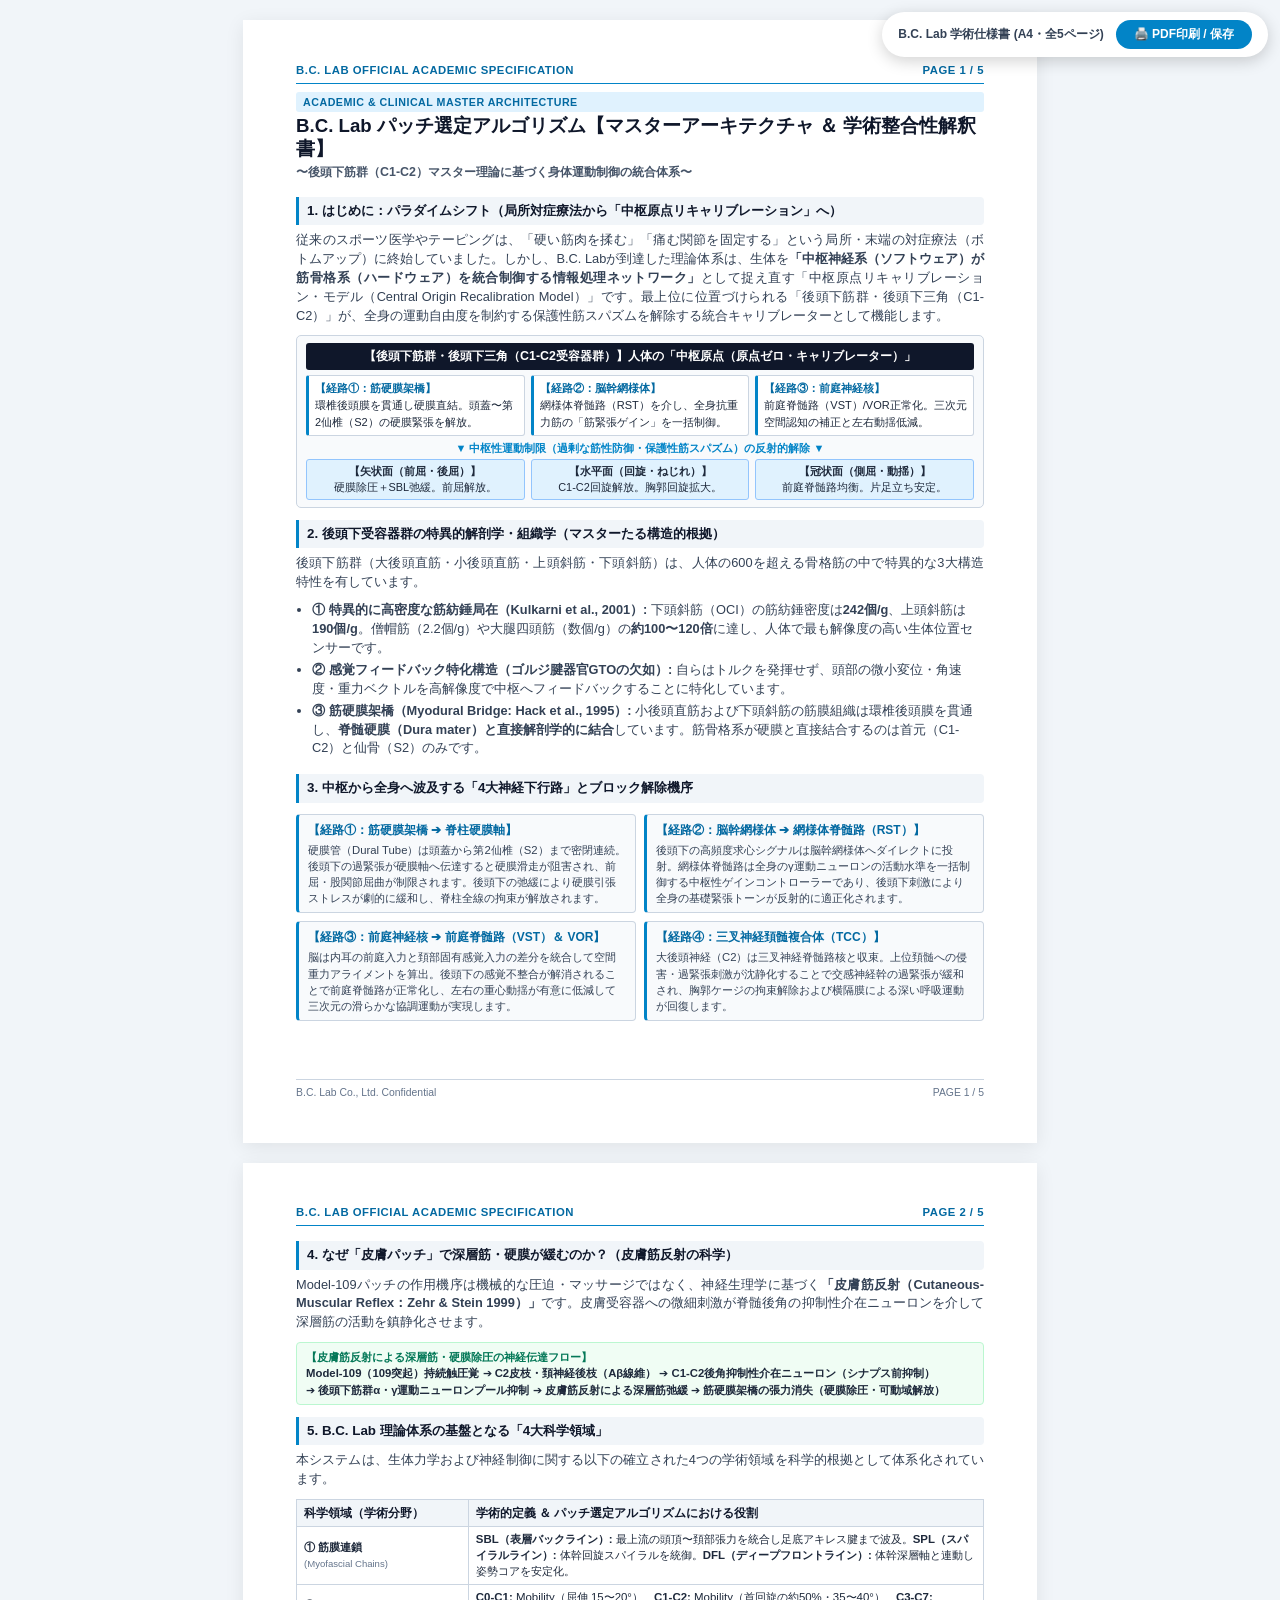
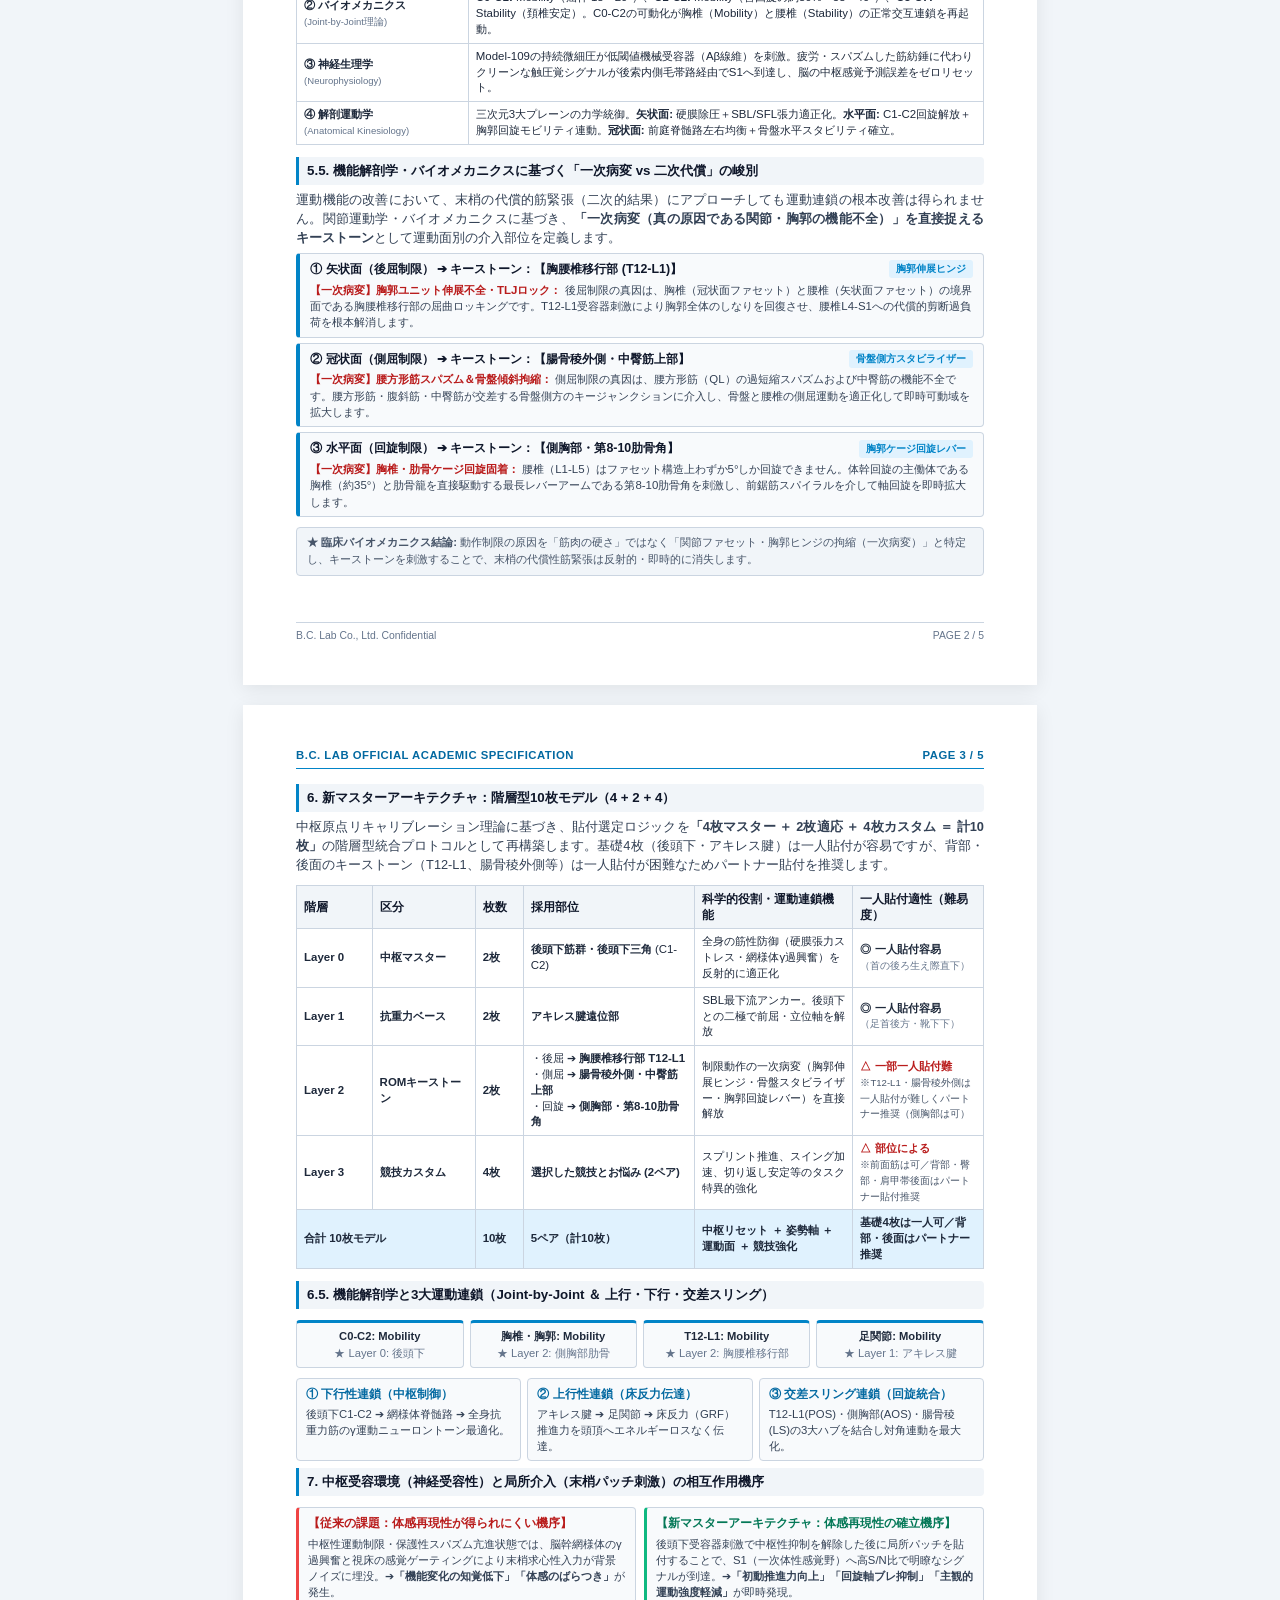
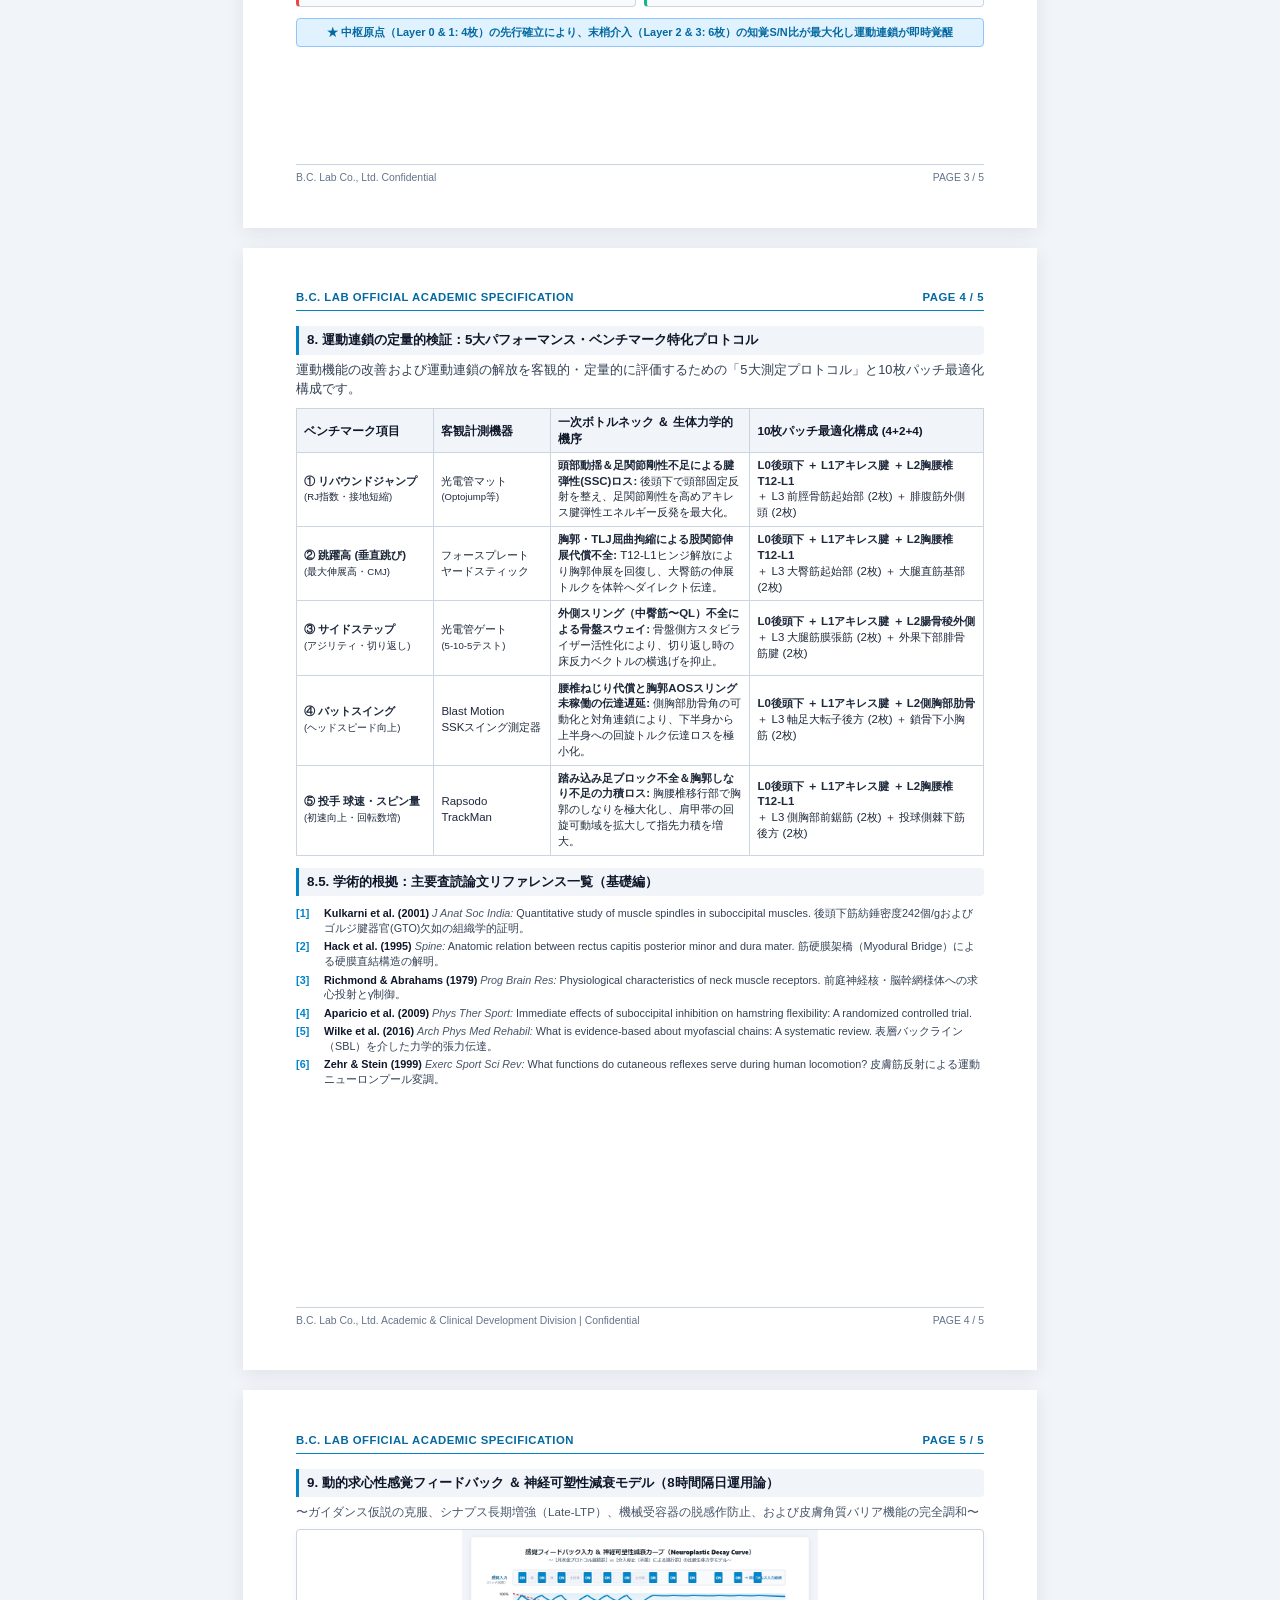
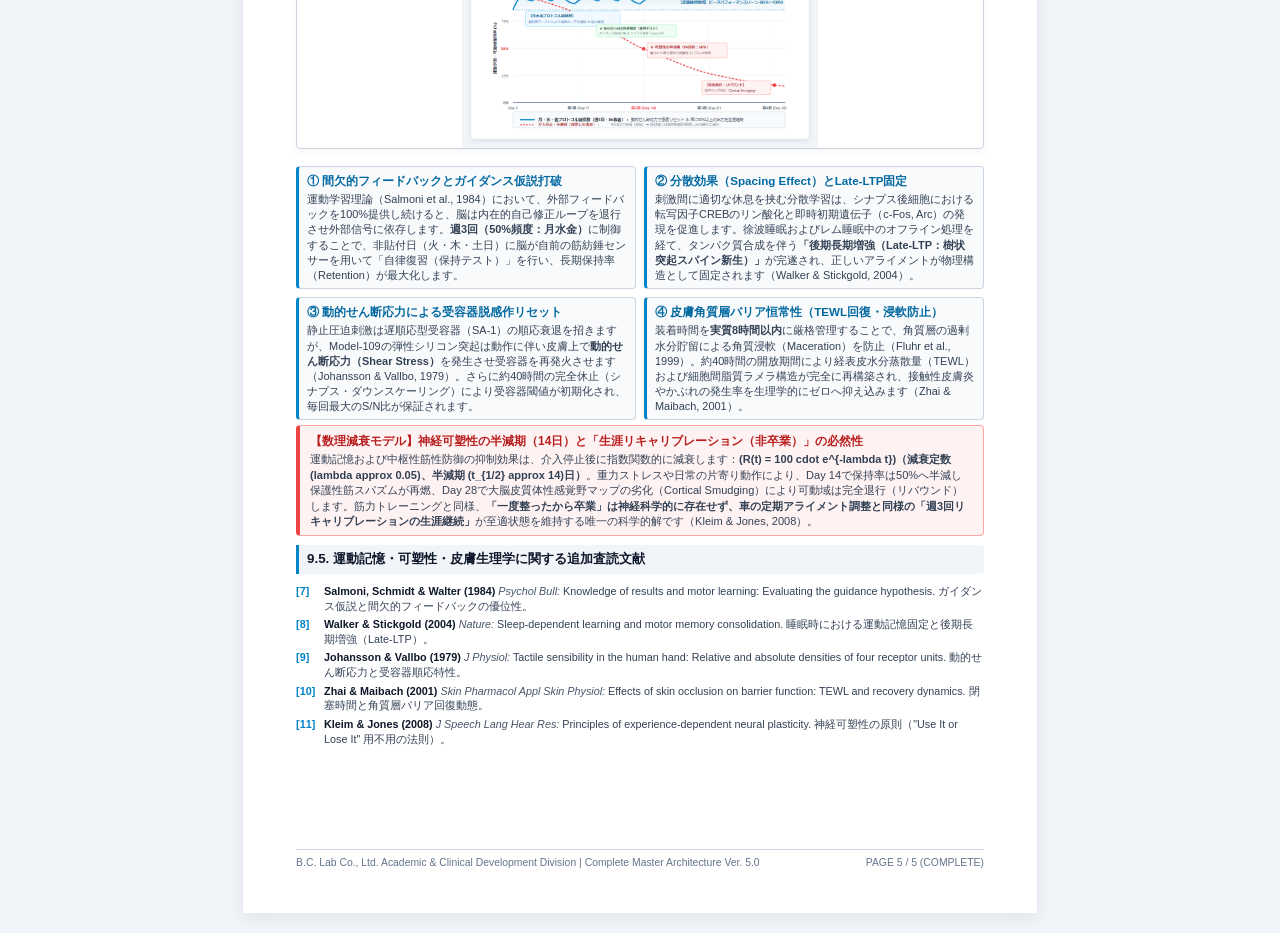
<file: logic_master_architecture.html>
<!DOCTYPE html>
<html lang="ja">
<head>
  <meta charset="UTF-8">
  <title>B.C. Lab パッチ選定アルゴリズム【マスターアーキテクチャ＆学術整合性解釈書】</title>
  <style>
    /* CSS Reset & Foundation */
    * {
      box-sizing: border-box;
      margin: 0;
      padding: 0;
    }
    body {
      font-family: -apple-system, BlinkMacSystemFont, "Segoe UI", "Hiragino Kaku Gothic ProN", "BIZ UDPGothic", Meiryo, sans-serif;
      line-height: 1.52;
      color: #1e293b;
      background: #f1f5f9;
      font-size: 9.6pt;
      -webkit-print-color-adjust: exact;
      print-color-adjust: exact;
    }

    /* Floating Print Bar (Screen Only) */
    .no-print-bar {
      position: fixed;
      top: 12px;
      right: 12px;
      z-index: 9999;
      background: #ffffff;
      padding: 8px 16px;
      border-radius: 30px;
      box-shadow: 0 4px 16px rgba(0,0,0,0.18);
      display: flex;
      gap: 12px;
      align-items: center;
      font-size: 12px;
      font-weight: 600;
      color: #334155;
    }
    .print-btn {
      background: #0284c7;
      color: #ffffff;
      border: none;
      padding: 6px 18px;
      border-radius: 20px;
      font-weight: 700;
      font-size: 12px;
      cursor: pointer;
      transition: background 0.2s;
    }
    .print-btn:hover { background: #0369a1; }

    /* Page Container for Screen Simulation */
    .a4-page {
      width: 210mm;
      min-height: 297mm;
      padding: 11mm 14mm 11mm 14mm;
      margin: 20px auto;
      background: #ffffff;
      box-shadow: 0 4px 18px rgba(0,0,0,0.08);
      position: relative;
      display: flex;
      flex-direction: column;
    }

    /* Print Specific Rules */
    @page {
      size: A4 portrait;
      margin: 10mm 13mm 10mm 13mm;
    }

    @media print {
      body {
        background: #ffffff !important;
        font-size: 9.3pt;
      }
      .no-print-bar { display: none !important; }
      .a4-page {
        width: 100% !important;
        min-height: auto !important;
        height: auto !important;
        padding: 0 !important;
        margin: 0 !important;
        box-shadow: none !important;
        page-break-after: always !important;
        break-after: page !important;
        display: block !important;
      }
      .a4-page:last-child {
        page-break-after: avoid !important;
        break-after: avoid !important;
      }
    }

    /* Header & Footer */
    .page-header {
      display: flex;
      justify-content: space-between;
      align-items: center;
      border-bottom: 1.5px solid #0284c7;
      padding-bottom: 4px;
      margin-bottom: 8px;
      font-size: 8.5pt;
      color: #0369a1;
      font-weight: 700;
      letter-spacing: 0.5px;
    }
    .page-footer {
      margin-top: auto;
      padding-top: 5px;
      border-top: 1px solid #cbd5e1;
      display: flex;
      justify-content: space-between;
      font-size: 7.8pt;
      color: #64748b;
    }
    @media print {
      .page-footer {
        margin-top: 8px;
        padding-top: 3px;
      }
    }

    /* Titles & Badges */
    .doc-badge {
      display: inline-block;
      font-size: 8pt;
      font-weight: 800;
      color: #0369a1;
      background: #e0f2fe;
      padding: 2px 7px;
      border-radius: 3px;
      margin-bottom: 2px;
      letter-spacing: 0.5px;
    }
    h1.main-title {
      font-size: 14pt;
      font-weight: 800;
      color: #0f172a;
      line-height: 1.25;
      margin-bottom: 2px;
    }
    .main-subtitle {
      font-size: 9.3pt;
      color: #475569;
      margin-bottom: 8px;
      font-weight: 600;
    }
    h2.section-title {
      font-size: 10pt;
      font-weight: 800;
      color: #0f172a;
      background: #f1f5f9;
      padding: 4px 8px;
      border-left: 3.5px solid #0284c7;
      border-radius: 0 4px 4px 0;
      margin-top: 7px;
      margin-bottom: 6px;
    }

    p {
      margin-bottom: 5px;
      text-align: justify;
      color: #334155;
      line-height: 1.48;
    }
    ul {
      margin: 4px 0 6px 16px;
      color: #334155;
      line-height: 1.48;
    }
    li {
      margin-bottom: 3px;
    }

    /* Cards & Grids */
    .grid-2 {
      display: grid;
      grid-template-columns: 1fr 1fr;
      gap: 8px;
      margin: 5px 0;
    }
    .card {
      background: #f8fafc;
      border: 1px solid #cbd5e1;
      border-radius: 4px;
      padding: 6px 9px;
    }
    .card-accent {
      border-left: 3.5px solid #0284c7;
    }
    .card-title {
      font-size: 9pt;
      font-weight: 700;
      color: #0369a1;
      margin-bottom: 3px;
    }
    .card-body {
      font-size: 8.5pt;
      color: #334155;
      line-height: 1.42;
    }

    /* Wide Feature Cards */
    .wide-feature-row {
      background: #f8fafc;
      border: 1px solid #cbd5e1;
      border-left: 4px solid #0284c7;
      border-radius: 4px;
      padding: 6px 10px;
      margin-bottom: 5px;
    }
    .wide-feature-header {
      display: flex;
      justify-content: space-between;
      align-items: center;
      margin-bottom: 3px;
    }
    .wide-feature-title {
      font-size: 9.3pt;
      font-weight: 800;
      color: #0f172a;
    }
    .wide-feature-badge {
      font-size: 7.8pt;
      font-weight: 700;
      background: #e0f2fe;
      color: #0284c7;
      padding: 1px 7px;
      border-radius: 3px;
    }
    .wide-feature-content {
      font-size: 8.6pt;
      color: #334155;
      line-height: 1.42;
    }

    /* Tables */
    table.data-table {
      width: 100%;
      border-collapse: collapse;
      margin: 5px 0;
      font-size: 8.6pt;
    }
    table.data-table th, table.data-table td {
      border: 1px solid #cbd5e1;
      padding: 5px 7px;
      text-align: left;
      vertical-align: middle;
      line-height: 1.38;
    }
    table.data-table th {
      background: #f1f5f9;
      color: #0f172a;
      font-weight: 700;
      font-size: 8.8pt;
    }

    .flow-box {
      background: #f0fdf4;
      border: 1px solid #bbf7d0;
      border-radius: 4px;
      padding: 6px 9px;
      margin: 5px 0;
      font-size: 8.5pt;
      line-height: 1.42;
    }

    /* Reference List */
    .ref-list {
      list-style: none;
      margin: 4px 0 0 0;
      padding: 0;
    }
    .ref-item {
      font-size: 8.1pt;
      color: #334155;
      line-height: 1.38;
      margin-bottom: 3.5px;
      display: flex;
      gap: 6px;
    }
    .ref-num {
      font-weight: 800;
      color: #0284c7;
      min-width: 22px;
    }
    .ref-author {
      font-weight: 700;
      color: #0f172a;
    }
    .ref-journal {
      font-style: italic;
      color: #475569;
    }
  </style>
</head>
<body>

  <div class="no-print-bar">
    <span>B.C. Lab 学術仕様書 (A4・全5ページ)</span>
    <button class="print-btn" onclick="window.print()">🖨️ PDF印刷 / 保存</button>
  </div>

  <!-- ===================================================================
       PAGE 1: 中枢原点パラダイム ＆ 後頭下組織学 ＆ 4大神経下行路
       =================================================================== -->
  <div class="a4-page">
    <div class="page-header">
      <span>B.C. LAB OFFICIAL ACADEMIC SPECIFICATION</span>
      <span>PAGE 1 / 5</span>
    </div>

    <div class="doc-badge">ACADEMIC & CLINICAL MASTER ARCHITECTURE</div>
    <h1 class="main-title">B.C. Lab パッチ選定アルゴリズム【マスターアーキテクチャ ＆ 学術整合性解釈書】</h1>
    <div class="main-subtitle">〜後頭下筋群（C1-C2）マスター理論に基づく身体運動制御の統合体系〜</div>

    <h2 class="section-title">1. はじめに：パラダイムシフト（局所対症療法から「中枢原点リキャリブレーション」へ）</h2>
    <p>
      従来のスポーツ医学やテーピングは、「硬い筋肉を揉む」「痛む関節を固定する」という局所・末端の対症療法（ボトムアップ）に終始していました。しかし、B.C. Labが到達した理論体系は、生体を<strong>「中枢神経系（ソフトウェア）が筋骨格系（ハードウェア）を統合制御する情報処理ネットワーク」</strong>として捉え直す「中枢原点リキャリブレーション・モデル（Central Origin Recalibration Model）」です。最上位に位置づけられる「後頭下筋群・後頭下三角（C1-C2）」が、全身の運動自由度を制約する保護性筋スパズムを解除する統合キャリブレーターとして機能します。
    </p>

    <!-- 中枢原点概念フロー図 -->
    <div style="background:#f8fafc; border:1px solid #cbd5e1; border-radius:5px; padding:7px 9px; margin:5px 0;">
      <div style="background:#0f172a; color:#ffffff; padding:4px 8px; border-radius:3px; text-align:center; font-size:9.3pt; font-weight:700;">
        【後頭下筋群・後頭下三角（C1-C2受容器群）】人体の「中枢原点（原点ゼロ・キャリブレーター）」
      </div>
      <div style="display:grid; grid-template-columns: 1fr 1fr 1fr; gap:6px; margin-top:5px;">
        <div style="background:#ffffff; border:1px solid #cbd5e1; border-left:3px solid #0284c7; padding:4px 6px; border-radius:3px; font-size:8.3pt;">
          <strong style="color:#0369a1;">【経路①：筋硬膜架橋】</strong><br>
          環椎後頭膜を貫通し硬膜直結。頭蓋〜第2仙椎（S2）の硬膜緊張を解放。
        </div>
        <div style="background:#ffffff; border:1px solid #cbd5e1; border-left:3px solid #0284c7; padding:4px 6px; border-radius:3px; font-size:8.3pt;">
          <strong style="color:#0369a1;">【経路②：脳幹網様体】</strong><br>
          網様体脊髄路（RST）を介し、全身抗重力筋の「筋緊張ゲイン」を一括制御。
        </div>
        <div style="background:#ffffff; border:1px solid #cbd5e1; border-left:3px solid #0284c7; padding:4px 6px; border-radius:3px; font-size:8.3pt;">
          <strong style="color:#0369a1;">【経路③：前庭神経核】</strong><br>
          前庭脊髄路（VST）/VOR正常化。三次元空間認知の補正と左右動揺低減。
        </div>
      </div>
      <div style="text-align:center; font-size:8.3pt; font-weight:700; color:#0284c7; margin:4px 0 2px 0;">
        ▼ 中枢性運動制限（過剰な筋性防御・保護性筋スパズム）の反射的解除 ▼
      </div>
      <div style="display:grid; grid-template-columns: 1fr 1fr 1fr; gap:6px;">
        <div style="background:#e0f2fe; border:1px solid #93c5fd; padding:3px 5px; border-radius:3px; text-align:center; font-size:8.2pt;">
          <strong>【矢状面（前屈・後屈）】</strong><br>硬膜除圧＋SBL弛緩。前屈解放。
        </div>
        <div style="background:#e0f2fe; border:1px solid #93c5fd; padding:3px 5px; border-radius:3px; text-align:center; font-size:8.2pt;">
          <strong>【水平面（回旋・ねじれ）】</strong><br>C1-C2回旋解放。胸郭回旋拡大。
        </div>
        <div style="background:#e0f2fe; border:1px solid #93c5fd; padding:3px 5px; border-radius:3px; text-align:center; font-size:8.2pt;">
          <strong>【冠状面（側屈・動揺）】</strong><br>前庭脊髄路均衡。片足立ち安定。
        </div>
      </div>
    </div>

    <h2 class="section-title">2. 後頭下受容器群の特異的解剖学・組織学（マスターたる構造的根拠）</h2>
    <p>
      後頭下筋群（大後頭直筋・小後頭直筋・上頭斜筋・下頭斜筋）は、人体の600を超える骨格筋の中で特異的な3大構造特性を有しています。
    </p>
    <ul>
      <li><strong>① 特異的に高密度な筋紡錘局在（Kulkarni et al., 2001）:</strong> 下頭斜筋（OCI）の筋紡錘密度は<strong>242個/g</strong>、上頭斜筋は<strong>190個/g</strong>。僧帽筋（2.2個/g）や大腿四頭筋（数個/g）の<strong>約100〜120倍</strong>に達し、人体で最も解像度の高い生体位置センサーです。</li>
      <li><strong>② 感覚フィードバック特化構造（ゴルジ腱器官GTOの欠如）:</strong> 自らはトルクを発揮せず、頭部の微小変位・角速度・重力ベクトルを高解像度で中枢へフィードバックすることに特化しています。</li>
      <li><strong>③ 筋硬膜架橋（Myodural Bridge: Hack et al., 1995）:</strong> 小後頭直筋および下頭斜筋の筋膜組織は環椎後頭膜を貫通し、<strong>脊髄硬膜（Dura mater）と直接解剖学的に結合</strong>しています。筋骨格系が硬膜と直接結合するのは首元（C1-C2）と仙骨（S2）のみです。</li>
    </ul>

    <h2 class="section-title">3. 中枢から全身へ波及する「4大神経下行路」とブロック解除機序</h2>
    <div class="grid-2">
      <div class="card card-accent">
        <div class="card-title">【経路①：筋硬膜架橋 ➔ 脊柱硬膜軸】</div>
        <div class="card-body">硬膜管（Dural Tube）は頭蓋から第2仙椎（S2）まで密閉連続。後頭下の過緊張が硬膜軸へ伝達すると硬膜滑走が阻害され、前屈・股関節屈曲が制限されます。後頭下の弛緩により硬膜引張ストレスが劇的に緩和し、脊柱全線の拘束が解放されます。</div>
      </div>
      <div class="card card-accent">
        <div class="card-title">【経路②：脳幹網様体 ➔ 網様体脊髄路（RST）】</div>
        <div class="card-body">後頭下の高頻度求心シグナルは脳幹網様体へダイレクトに投射。網様体脊髄路は全身のγ運動ニューロンの活動水準を一括制御する中枢性ゲインコントローラーであり、後頭下刺激により全身の基礎緊張トーンが反射的に適正化されます。</div>
      </div>
      <div class="card card-accent">
        <div class="card-title">【経路③：前庭神経核 ➔ 前庭脊髄路（VST）＆ VOR】</div>
        <div class="card-body">脳は内耳の前庭入力と頚部固有感覚入力の差分を統合して空間重力アライメントを算出。後頭下の感覚不整合が解消されることで前庭脊髄路が正常化し、左右の重心動揺が有意に低減して三次元の滑らかな協調運動が実現します。</div>
      </div>
      <div class="card card-accent">
        <div class="card-title">【経路④：三叉神経頚髄複合体（TCC）】</div>
        <div class="card-body">大後頭神経（C2）は三叉神経脊髄路核と収束。上位頚髄への侵害・過緊張刺激が沈静化することで交感神経幹の過緊張が緩和され、胸郭ケージの拘束解除および横隔膜による深い呼吸運動が回復します。</div>
      </div>
    </div>

    <div class="page-footer">
      <span>B.C. Lab Co., Ltd. Confidential</span>
      <span>PAGE 1 / 5</span>
    </div>
  </div>


  <!-- ===================================================================
       PAGE 2: 皮膚筋反射 ＆ 4大科学領域 ＆ 一次病変（横長フル幅カード）
       =================================================================== -->
  <div class="a4-page">
    <div class="page-header">
      <span>B.C. LAB OFFICIAL ACADEMIC SPECIFICATION</span>
      <span>PAGE 2 / 5</span>
    </div>

    <h2 class="section-title">4. なぜ「皮膚パッチ」で深層筋・硬膜が緩むのか？（皮膚筋反射の科学）</h2>
    <p>
      Model-109パッチの作用機序は機械的な圧迫・マッサージではなく、神経生理学に基づく<strong>「皮膚筋反射（Cutaneous-Muscular Reflex：Zehr & Stein 1999）」</strong>です。皮膚受容器への微細刺激が脊髄後角の抑制性介在ニューロンを介して深層筋の活動を鎮静化させます。
    </p>
    <div class="flow-box">
      <strong style="color:#047857;">【皮膚筋反射による深層筋・硬膜除圧の神経伝達フロー】</strong><br>
      <strong>Model-109（109突起）持続触圧覚</strong> ➔ <strong>C2皮枝・頚神経後枝（Aβ線維）</strong> ➔ <strong>C1-C2後角抑制性介在ニューロン（シナプス前抑制）</strong><br>
      ➔ <strong>後頭下筋群α・γ運動ニューロンプール抑制</strong> ➔ <strong>皮膚筋反射による深層筋弛緩</strong> ➔ <strong>筋硬膜架橋の張力消失（硬膜除圧・可動域解放）</strong>
    </div>

    <h2 class="section-title">5. B.C. Lab 理論体系の基盤となる「4大科学領域」</h2>
    <p>
      本システムは、生体力学および神経制御に関する以下の確立された4つの学術領域を科学的根拠として体系化されています。
    </p>
    <table class="data-table">
      <thead>
        <tr>
          <th style="width: 25%;">科学領域（学術分野）</th>
          <th>学術的定義 ＆ パッチ選定アルゴリズムにおける役割</th>
        </tr>
      </thead>
      <tbody>
        <tr>
          <td><strong>① 筋膜連鎖</strong><br><small style="color:#64748b;">(Myofascial Chains)</small></td>
          <td><strong>SBL（表層バックライン）:</strong> 最上流の頭頂〜頚部張力を統合し足底アキレス腱まで波及。<strong>SPL（スパイラルライン）:</strong> 体幹回旋スパイラルを統御。<strong>DFL（ディープフロントライン）:</strong> 体幹深層軸と連動し姿勢コアを安定化。</td>
        </tr>
        <tr>
          <td><strong>② バイオメカニクス</strong><br><small style="color:#64748b;">(Joint-by-Joint理論)</small></td>
          <td><strong>C0-C1:</strong> Mobility（屈伸 15〜20°）、<strong>C1-C2:</strong> Mobility（首回旋の約50%・35〜40°）、<strong>C3-C7:</strong> Stability（頚椎安定）。C0-C2の可動化が胸椎（Mobility）と腰椎（Stability）の正常交互連鎖を再起動。</td>
        </tr>
        <tr>
          <td><strong>③ 神経生理学</strong><br><small style="color:#64748b;">(Neurophysiology)</small></td>
          <td>Model-109の持続微細圧が低閾値機械受容器（Aβ線維）を刺激。疲労・スパズムした筋紡錘に代わりクリーンな触圧覚シグナルが後索内側毛帯路経由でS1へ到達し、脳の中枢感覚予測誤差をゼロリセット。</td>
        </tr>
        <tr>
          <td><strong>④ 解剖運動学</strong><br><small style="color:#64748b;">(Anatomical Kinesiology)</small></td>
          <td>三次元3大プレーンの力学統御。<strong>矢状面:</strong> 硬膜除圧＋SBL/SFL張力適正化。<strong>水平面:</strong> C1-C2回旋解放＋胸郭回旋モビリティ連動。<strong>冠状面:</strong> 前庭脊髄路左右均衡＋骨盤水平スタビリティ確立。</td>
        </tr>
      </tbody>
    </table>

    <h2 class="section-title">5.5. 機能解剖学・バイオメカニクスに基づく「一次病変 vs 二次代償」の峻別</h2>
    <p>
      運動機能の改善において、末梢の代償的筋緊張（二次的結果）にアプローチしても運動連鎖の根本改善は得られません。関節運動学・バイオメカニクスに基づき、<strong>「一次病変（真の原因である関節・胸郭の機能不全）」を直接捉えるキーストーン</strong>として運動面別の介入部位を定義します。
    </p>

    <!-- 横長フル幅カード -->
    <div class="wide-feature-row">
      <div class="wide-feature-header">
        <div class="wide-feature-title">① 矢状面（後屈制限） ➔ キーストーン：【胸腰椎移行部 (T12-L1)】</div>
        <div class="wide-feature-badge">胸郭伸展ヒンジ</div>
      </div>
      <div class="wide-feature-content">
        <strong style="color:#b91c1c;">【一次病変】胸郭ユニット伸展不全・TLJロック：</strong> 後屈制限の真因は、胸椎（冠状面ファセット）と腰椎（矢状面ファセット）の境界面である胸腰椎移行部の屈曲ロッキングです。T12-L1受容器刺激により胸郭全体のしなりを回復させ、腰椎L4-S1への代償的剪断過負荷を根本解消します。
      </div>
    </div>

    <div class="wide-feature-row">
      <div class="wide-feature-header">
        <div class="wide-feature-title">② 冠状面（側屈制限） ➔ キーストーン：【腸骨稜外側・中臀筋上部】</div>
        <div class="wide-feature-badge">骨盤側方スタビライザー</div>
      </div>
      <div class="wide-feature-content">
        <strong style="color:#b91c1c;">【一次病変】腰方形筋スパズム＆骨盤傾斜拘縮：</strong> 側屈制限の真因は、腰方形筋（QL）の過短縮スパズムおよび中臀筋の機能不全です。腰方形筋・腹斜筋・中臀筋が交差する骨盤側方のキージャンクションに介入し、骨盤と腰椎の側屈運動を適正化して即時可動域を拡大します。
      </div>
    </div>

    <div class="wide-feature-row">
      <div class="wide-feature-header">
        <div class="wide-feature-title">③ 水平面（回旋制限） ➔ キーストーン：【側胸部・第8-10肋骨角】</div>
        <div class="wide-feature-badge">胸郭ケージ回旋レバー</div>
      </div>
      <div class="wide-feature-content">
        <strong style="color:#b91c1c;">【一次病変】胸椎・肋骨ケージ回旋固着：</strong> 腰椎（L1-L5）はファセット構造上わずか5°しか回旋できません。体幹回旋の主働体である胸椎（約35°）と肋骨籠を直接駆動する最長レバーアームである第8-10肋骨角を刺激し、前鋸筋スパイラルを介して軸回旋を即時拡大します。
      </div>
    </div>

    <div style="background:#f1f5f9; border:1px solid #cbd5e1; border-radius:4px; padding:6px 10px; font-size:8.6pt; color:#475569; margin-top:5px;">
      <strong>★ 臨床バイオメカニクス結論:</strong> 動作制限の原因を「筋肉の硬さ」ではなく「関節ファセット・胸郭ヒンジの拘縮（一次病変）」と特定し、キーストーンを刺激することで、末梢の代償性筋緊張は反射的・即時的に消失します。
    </div>

    <div class="page-footer">
      <span>B.C. Lab Co., Ltd. Confidential</span>
      <span>PAGE 2 / 5</span>
    </div>
  </div>


  <!-- ===================================================================
       PAGE 3: 階層型10枚モデル ＆ 3大運動連鎖 ＆ 中枢×末梢相互作用
       =================================================================== -->
  <div class="a4-page">
    <div class="page-header">
      <span>B.C. LAB OFFICIAL ACADEMIC SPECIFICATION</span>
      <span>PAGE 3 / 5</span>
    </div>

    <h2 class="section-title">6. 新マスターアーキテクチャ：階層型10枚モデル（4 + 2 + 4）</h2>
    <p>
      中枢原点リキャリブレーション理論に基づき、貼付選定ロジックを<strong>「4枚マスター ＋ 2枚適応 ＋ 4枚カスタム ＝ 計10枚」</strong>の階層型統合プロトコルとして再構築します。基礎4枚（後頭下・アキレス腱）は一人貼付が容易ですが、背部・後面のキーストーン（T12-L1、腸骨稜外側等）は一人貼付が困難なためパートナー貼付を推奨します。
    </p>

    <table class="data-table">
      <thead>
        <tr>
          <th style="width: 11%;">階層</th>
          <th style="width: 15%;">区分</th>
          <th style="width: 7%;">枚数</th>
          <th style="width: 25%;">採用部位</th>
          <th>科学的役割・運動連鎖機能</th>
          <th style="width: 19%;">一人貼付適性（難易度）</th>
        </tr>
      </thead>
      <tbody>
        <tr>
          <td><strong>Layer 0</strong></td>
          <td><strong>中枢マスター</strong></td>
          <td><strong>2枚</strong></td>
          <td><strong>後頭下筋群・後頭下三角</strong> (C1-C2)</td>
          <td>全身の筋性防御（硬膜張力ストレス・網様体γ過興奮）を反射的に適正化</td>
          <td><strong>◎ 一人貼付容易</strong><br><small style="color:#64748b;">（首の後ろ生え際直下）</small></td>
        </tr>
        <tr>
          <td><strong>Layer 1</strong></td>
          <td><strong>抗重力ベース</strong></td>
          <td><strong>2枚</strong></td>
          <td><strong>アキレス腱遠位部</strong></td>
          <td>SBL最下流アンカー。後頭下との二極で前屈・立位軸を解放</td>
          <td><strong>◎ 一人貼付容易</strong><br><small style="color:#64748b;">（足首後方・靴下下）</small></td>
        </tr>
        <tr>
          <td><strong>Layer 2</strong></td>
          <td><strong>ROMキーストーン</strong></td>
          <td><strong>2枚</strong></td>
          <td>
            ・後屈 ➔ <strong>胸腰椎移行部 T12-L1</strong><br>
            ・側屈 ➔ <strong>腸骨稜外側・中臀筋上部</strong><br>
            ・回旋 ➔ <strong>側胸部・第8-10肋骨角</strong>
          </td>
          <td>制限動作の一次病変（胸郭伸展ヒンジ・骨盤スタビライザー・胸郭回旋レバー）を直接解放</td>
          <td><strong style="color:#b91c1c;">△ 一部一人貼付難</strong><br><small style="color:#475569;">※T12-L1・腸骨稜外側は一人貼付が難しくパートナー推奨（側胸部は可）</small></td>
        </tr>
        <tr>
          <td><strong>Layer 3</strong></td>
          <td><strong>競技カスタム</strong></td>
          <td><strong>4枚</strong></td>
          <td><strong>選択した競技とお悩み (2ペア)</strong></td>
          <td>スプリント推進、スイング加速、切り返し安定等のタスク特異的強化</td>
          <td><strong style="color:#b91c1c;">△ 部位による</strong><br><small style="color:#475569;">※前面筋は可／背部・臀部・肩甲帯後面はパートナー貼付推奨</small></td>
        </tr>
        <tr style="background:#e0f2fe; font-weight:700;">
          <td colspan="2"><strong>合計 10枚モデル</strong></td>
          <td><strong>10枚</strong></td>
          <td><strong>5ペア（計10枚）</strong></td>
          <td><strong>中枢リセット ＋ 姿勢軸 ＋ 運動面 ＋ 競技強化</strong></td>
          <td><strong>基礎4枚は一人可／背部・後面はパートナー推奨</strong></td>
        </tr>
      </tbody>
    </table>

    <h2 class="section-title">6.5. 機能解剖学と3大運動連鎖（Joint-by-Joint ＆ 上行・下行・交差スリング）</h2>
    <div style="display:grid; grid-template-columns: repeat(4, 1fr); gap:6px; margin:5px 0;">
      <div style="background:#f8fafc; border:1px solid #cbd5e1; border-top:3px solid #0284c7; padding:5px 6px; border-radius:4px; text-align:center; font-size:8.4pt;">
        <strong>C0-C2: Mobility</strong><br><span style="color:#64748b;">★ Layer 0: 後頭下</span>
      </div>
      <div style="background:#f8fafc; border:1px solid #cbd5e1; border-top:3px solid #0284c7; padding:5px 6px; border-radius:4px; text-align:center; font-size:8.4pt;">
        <strong>胸椎・胸郭: Mobility</strong><br><span style="color:#64748b;">★ Layer 2: 側胸部肋骨</span>
      </div>
      <div style="background:#f8fafc; border:1px solid #cbd5e1; border-top:3px solid #0284c7; padding:5px 6px; border-radius:4px; text-align:center; font-size:8.4pt;">
        <strong>T12-L1: Mobility</strong><br><span style="color:#64748b;">★ Layer 2: 胸腰椎移行部</span>
      </div>
      <div style="background:#f8fafc; border:1px solid #cbd5e1; border-top:3px solid #0284c7; padding:5px 6px; border-radius:4px; text-align:center; font-size:8.4pt;">
        <strong>足関節: Mobility</strong><br><span style="color:#64748b;">★ Layer 1: アキレス腱</span>
      </div>
    </div>
    <div style="display:grid; grid-template-columns: 1fr 1fr 1fr; gap:6px; margin-top:5px;">
      <div class="card">
        <div class="card-title" style="font-size:8.8pt;">① 下行性連鎖（中枢制御）</div>
        <div class="card-body">後頭下C1-C2 ➔ 網様体脊髄路 ➔ 全身抗重力筋のγ運動ニューロントーン最適化。</div>
      </div>
      <div class="card">
        <div class="card-title" style="font-size:8.8pt;">② 上行性連鎖（床反力伝達）</div>
        <div class="card-body">アキレス腱 ➔ 足関節 ➔ 床反力（GRF）推進力を頭頂へエネルギーロスなく伝達。</div>
      </div>
      <div class="card">
        <div class="card-title" style="font-size:8.8pt;">③ 交差スリング連鎖（回旋統合）</div>
        <div class="card-body">T12-L1(POS)・側胸部(AOS)・腸骨稜(LS)の3大ハブを結合し対角連動を最大化。</div>
      </div>
    </div>

    <h2 class="section-title">7. 中枢受容環境（神経受容性）と局所介入（末梢パッチ刺激）の相互作用機序</h2>
    <div class="grid-2">
      <div class="card" style="border-left:3.5px solid #ef4444;">
        <div class="card-title" style="color:#b91c1c;">【従来の課題：体感再現性が得られにくい機序】</div>
        <div class="card-body">
          中枢性運動制限・保護性スパズム亢進状態では、脳幹網様体のγ過興奮と視床の感覚ゲーティングにより末梢求心性入力が背景ノイズに埋没。➔<strong>「機能変化の知覚低下」「体感のばらつき」</strong>が発生。
        </div>
      </div>
      <div class="card" style="border-left:3.5px solid #10b981;">
        <div class="card-title" style="color:#047857;">【新マスターアーキテクチャ：体感再現性の確立機序】</div>
        <div class="card-body">
          後頭下受容器刺激で中枢性抑制を解除した後に局所パッチを貼付することで、S1（一次体性感覚野）へ高S/N比で明瞭なシグナルが到達。➔<strong>「初動推進力向上」「回旋軸ブレ抑制」「主観的運動強度軽減」</strong>が即時発現。
        </div>
      </div>
    </div>

    <div style="background:#e0f2fe; border:1px solid #93c5fd; border-radius:4px; padding:5px 8px; font-size:8.2pt; color:#0369a1; text-align:center; font-weight:700; margin-top:6px;">
      ★ 中枢原点（Layer 0 & 1: 4枚）の先行確立により、末梢介入（Layer 2 & 3: 6枚）の知覚S/N比が最大化し運動連鎖が即時覚醒
    </div>

    <div class="page-footer">
      <span>B.C. Lab Co., Ltd. Confidential</span>
      <span>PAGE 3 / 5</span>
    </div>
  </div>


  <!-- ===================================================================
       PAGE 4: 5大キラーベンチマーク ＆ 査読論文一覧
       =================================================================== -->
  <div class="a4-page">
    <div class="page-header">
      <span>B.C. LAB OFFICIAL ACADEMIC SPECIFICATION</span>
      <span>PAGE 4 / 5</span>
    </div>

    <h2 class="section-title">8. 運動連鎖の定量的検証：5大パフォーマンス・ベンチマーク特化プロトコル</h2>
    <p>
      運動機能の改善および運動連鎖の解放を客観的・定量的に評価するための「5大測定プロトコル」と10枚パッチ最適化構成です。
    </p>

    <table class="data-table">
      <thead>
        <tr>
          <th style="width: 20%;">ベンチマーク項目</th>
          <th style="width: 17%;">客観計測機器</th>
          <th style="width: 29%;">一次ボトルネック ＆ 生体力学的機序</th>
          <th>10枚パッチ最適化構成 (4+2+4)</th>
        </tr>
      </thead>
      <tbody>
        <tr>
          <td><strong>① リバウンドジャンプ</strong><br><small>(RJ指数・接地短縮)</small></td>
          <td>光電管マット<br><small>(Optojump等)</small></td>
          <td><strong>頭部動揺＆足関節剛性不足による腱弾性(SSC)ロス:</strong> 後頭下で頭部固定反射を整え、足関節剛性を高めアキレス腱弾性エネルギー反発を最大化。</td>
          <td><strong>L0後頭下 ＋ L1アキレス腱 ＋ L2胸腰椎T12-L1</strong><br>＋ L3 前脛骨筋起始部 (2枚) ＋ 腓腹筋外側頭 (2枚)</td>
        </tr>
        <tr>
          <td><strong>② 跳躍高 (垂直跳び)</strong><br><small>(最大伸展高・CMJ)</small></td>
          <td>フォースプレート<br>ヤードスティック</td>
          <td><strong>胸郭・TLJ屈曲拘縮による股関節伸展代償不全:</strong> T12-L1ヒンジ解放により胸郭伸展を回復し、大臀筋の伸展トルクを体幹へダイレクト伝達。</td>
          <td><strong>L0後頭下 ＋ L1アキレス腱 ＋ L2胸腰椎T12-L1</strong><br>＋ L3 大臀筋起始部 (2枚) ＋ 大腿直筋基部 (2枚)</td>
        </tr>
        <tr>
          <td><strong>③ サイドステップ</strong><br><small>(アジリティ・切り返し)</small></td>
          <td>光電管ゲート<br><small>(5-10-5テスト)</small></td>
          <td><strong>外側スリング（中臀筋〜QL）不全による骨盤スウェイ:</strong> 骨盤側方スタビライザー活性化により、切り返し時の床反力ベクトルの横逃げを抑止。</td>
          <td><strong>L0後頭下 ＋ L1アキレス腱 ＋ L2腸骨稜外側</strong><br>＋ L3 大腿筋膜張筋 (2枚) ＋ 外果下部腓骨筋腱 (2枚)</td>
        </tr>
        <tr>
          <td><strong>④ バットスイング</strong><br><small>(ヘッドスピード向上)</small></td>
          <td>Blast Motion<br>SSKスイング測定器</td>
          <td><strong>腰椎ねじり代償と胸郭AOSスリング未稼働の伝達遅延:</strong> 側胸部肋骨角の可動化と対角連鎖により、下半身から上半身への回旋トルク伝達ロスを極小化。</td>
          <td><strong>L0後頭下 ＋ L1アキレス腱 ＋ L2側胸部肋骨</strong><br>＋ L3 軸足大転子後方 (2枚) ＋ 鎖骨下小胸筋 (2枚)</td>
        </tr>
        <tr>
          <td><strong>⑤ 投手 球速・スピン量</strong><br><small>(初速向上・回転数増)</small></td>
          <td>Rapsodo<br>TrackMan</td>
          <td><strong>踏み込み足ブロック不全＆胸郭しなり不足の力積ロス:</strong> 胸腰椎移行部で胸郭のしなりを極大化し、肩甲帯の回旋可動域を拡大して指先力積を増大。</td>
          <td><strong>L0後頭下 ＋ L1アキレス腱 ＋ L2胸腰椎T12-L1</strong><br>＋ L3 側胸部前鋸筋 (2枚) ＋ 投球側棘下筋後方 (2枚)</td>
        </tr>
      </tbody>
    </table>

    <h2 class="section-title">8.5. 学術的根拠：主要査読論文リファレンス一覧（基礎編）</h2>
    <ul class="ref-list">
      <li class="ref-item">
        <span class="ref-num">[1]</span>
        <div><span class="ref-author">Kulkarni et al. (2001)</span> <span class="ref-journal">J Anat Soc India:</span> Quantitative study of muscle spindles in suboccipital muscles. 後頭下筋紡錘密度242個/gおよびゴルジ腱器官(GTO)欠如の組織学的証明。</div>
      </li>
      <li class="ref-item">
        <span class="ref-num">[2]</span>
        <div><span class="ref-author">Hack et al. (1995)</span> <span class="ref-journal">Spine:</span> Anatomic relation between rectus capitis posterior minor and dura mater. 筋硬膜架橋（Myodural Bridge）による硬膜直結構造の解明。</div>
      </li>
      <li class="ref-item">
        <span class="ref-num">[3]</span>
        <div><span class="ref-author">Richmond & Abrahams (1979)</span> <span class="ref-journal">Prog Brain Res:</span> Physiological characteristics of neck muscle receptors. 前庭神経核・脳幹網様体への求心投射とγ制御。</div>
      </li>
      <li class="ref-item">
        <span class="ref-num">[4]</span>
        <div><span class="ref-author">Aparicio et al. (2009)</span> <span class="ref-journal">Phys Ther Sport:</span> Immediate effects of suboccipital inhibition on hamstring flexibility: A randomized controlled trial.</div>
      </li>
      <li class="ref-item">
        <span class="ref-num">[5]</span>
        <div><span class="ref-author">Wilke et al. (2016)</span> <span class="ref-journal">Arch Phys Med Rehabil:</span> What is evidence-based about myofascial chains: A systematic review. 表層バックライン（SBL）を介した力学的張力伝達。</div>
      </li>
      <li class="ref-item">
        <span class="ref-num">[6]</span>
        <div><span class="ref-author">Zehr & Stein (1999)</span> <span class="ref-journal">Exerc Sport Sci Rev:</span> What functions do cutaneous reflexes serve during human locomotion? 皮膚筋反射による運動ニューロンプール変調。</div>
      </li>
    </ul>

    <div class="page-footer">
      <span>B.C. Lab Co., Ltd. Academic & Clinical Development Division | Confidential</span>
      <span>PAGE 4 / 5</span>
    </div>
  </div>


  <!-- ===================================================================
       PAGE 5: 動的感覚フィードバック ＆ 神経可塑性減衰モデル（8時間隔日運用論）
       =================================================================== -->
  <div class="a4-page">
    <div class="page-header">
      <span>B.C. LAB OFFICIAL ACADEMIC SPECIFICATION</span>
      <span>PAGE 5 / 5</span>
    </div>

    <h2 class="section-title">9. 動的求心性感覚フィードバック ＆ 神経可塑性減衰モデル（8時間隔日運用論）</h2>
    <p style="margin-bottom:5px; font-size:8.7pt; color:#475569;">
      〜ガイダンス仮説の克服、シナプス長期増強（Late-LTP）、機械受容器の脱感作防止、および皮膚角質バリア機能の完全調和〜
    </p>

    <!-- Center Graph Image -->
    <div style="text-align:center; margin:4px 0 6px 0;">
      <img src="neuroplastic_decay_graph.png" alt="感覚フィードバック入力 ＆ 神経可塑性減衰カーブ" style="width:100%; max-height:220px; object-fit:contain; border:1px solid #cbd5e1; border-radius:4px; box-shadow:0 2px 8px rgba(0,0,0,0.04);">
    </div>

    <!-- 4大生理学的メカニズム (2x2 Grid) -->
    <div class="grid-2" style="margin-bottom:5px;">
      <div class="card card-accent" style="padding:5px 8px;">
        <div class="card-title" style="font-size:8.7pt;">① 間欠的フィードバックとガイダンス仮説打破</div>
        <div class="card-body" style="font-size:8.2pt; line-height:1.38;">
          運動学習理論（Salmoni et al., 1984）において、外部フィードバックを100%提供し続けると、脳は内在的自己修正ループを退行させ外部信号に依存します。<strong>週3回（50%頻度：月水金）</strong>に制御することで、非貼付日（火・木・土日）に脳が自前の筋紡錘センサーを用いて「自律復習（保持テスト）」を行い、長期保持率（Retention）が最大化します。
        </div>
      </div>
      <div class="card card-accent" style="padding:5px 8px;">
        <div class="card-title" style="font-size:8.7pt;">② 分散効果（Spacing Effect）とLate-LTP固定</div>
        <div class="card-body" style="font-size:8.2pt; line-height:1.38;">
          刺激間に適切な休息を挟む分散学習は、シナプス後細胞における転写因子CREBのリン酸化と即時初期遺伝子（c-Fos, Arc）の発現を促進します。徐波睡眠およびレム睡眠中のオフライン処理を経て、タンパク質合成を伴う<strong>「後期長期増強（Late-LTP：樹状突起スパイン新生）」</strong>が完遂され、正しいアライメントが物理構造として固定されます（Walker & Stickgold, 2004）。
        </div>
      </div>
      <div class="card card-accent" style="padding:5px 8px;">
        <div class="card-title" style="font-size:8.7pt;">③ 動的せん断応力による受容器脱感作リセット</div>
        <div class="card-body" style="font-size:8.2pt; line-height:1.38;">
          静止圧迫刺激は遅順応型受容器（SA-1）の順応衰退を招きますが、Model-109の弾性シリコン突起は動作に伴い皮膚上で<strong>動的せん断応力（Shear Stress）</strong>を発生させ受容器を再発火させます（Johansson & Vallbo, 1979）。さらに約40時間の完全休止（シナプス・ダウンスケーリング）により受容器閾値が初期化され、毎回最大のS/N比が保証されます。
        </div>
      </div>
      <div class="card card-accent" style="padding:5px 8px;">
        <div class="card-title" style="font-size:8.7pt;">④ 皮膚角質層バリア恒常性（TEWL回復・浸軟防止）</div>
        <div class="card-body" style="font-size:8.2pt; line-height:1.38;">
          装着時間を<strong>実質8時間以内</strong>に厳格管理することで、角質層の過剰水分貯留による角質浸軟（Maceration）を防止（Fluhr et al., 1999）。約40時間の開放期間により経表皮水分蒸散量（TEWL）および細胞間脂質ラメラ構造が完全に再構築され、接触性皮膚炎やかぶれの発生率を生理学的にゼロへ抑え込みます（Zhai & Maibach, 2001）。
        </div>
      </div>
    </div>

    <!-- 数理減衰モデルと非卒業（生涯リキャリブレーション）の必然性 -->
    <div style="background:#fef2f2; border:1px solid #fca5a5; border-left:4px solid #ef4444; border-radius:4px; padding:6px 10px; margin-bottom:5px;">
      <div style="font-size:8.9pt; font-weight:800; color:#b91c1c; margin-bottom:2px;">
        【数理減衰モデル】神経可塑性の半減期（14日）と「生涯リキャリブレーション（非卒業）」の必然性
      </div>
      <div style="font-size:8.3pt; color:#334155; line-height:1.4;">
        運動記憶および中枢性筋性防御の抑制効果は、介入停止後に指数関数的に減衰します：<strong>(R(t) = 100 cdot e^{-lambda t})（減衰定数 (lambda approx 0.05)、半減期 (t_{1/2} approx 14)日）</strong>。重力ストレスや日常の片寄り動作により、Day 14で保持率は50%へ半減し保護性筋スパズムが再燃、Day 28で大脳皮質体性感覚野マップの劣化（Cortical Smudging）により可動域は完全退行（リバウンド）します。筋力トレーニングと同様、<strong>「一度整ったから卒業」は神経科学的に存在せず、車の定期アライメント調整と同様の「週3回リキャリブレーションの生涯継続」</strong>が至適状態を維持する唯一の科学的解です（Kleim & Jones, 2008）。
      </div>
    </div>

    <h2 class="section-title" style="margin-top:4px;">9.5. 運動記憶・可塑性・皮膚生理学に関する追加査読文献</h2>
    <ul class="ref-list">
      <li class="ref-item">
        <span class="ref-num">[7]</span>
        <div><span class="ref-author">Salmoni, Schmidt & Walter (1984)</span> <span class="ref-journal">Psychol Bull:</span> Knowledge of results and motor learning: Evaluating the guidance hypothesis. ガイダンス仮説と間欠的フィードバックの優位性。</div>
      </li>
      <li class="ref-item">
        <span class="ref-num">[8]</span>
        <div><span class="ref-author">Walker & Stickgold (2004)</span> <span class="ref-journal">Nature:</span> Sleep-dependent learning and motor memory consolidation. 睡眠時における運動記憶固定と後期長期増強（Late-LTP）。</div>
      </li>
      <li class="ref-item">
        <span class="ref-num">[9]</span>
        <div><span class="ref-author">Johansson & Vallbo (1979)</span> <span class="ref-journal">J Physiol:</span> Tactile sensibility in the human hand: Relative and absolute densities of four receptor units. 動的せん断応力と受容器順応特性。</div>
      </li>
      <li class="ref-item">
        <span class="ref-num">[10]</span>
        <div><span class="ref-author">Zhai & Maibach (2001)</span> <span class="ref-journal">Skin Pharmacol Appl Skin Physiol:</span> Effects of skin occlusion on barrier function: TEWL and recovery dynamics. 閉塞時間と角質層バリア回復動態。</div>
      </li>
      <li class="ref-item">
        <span class="ref-num">[11]</span>
        <div><span class="ref-author">Kleim & Jones (2008)</span> <span class="ref-journal">J Speech Lang Hear Res:</span> Principles of experience-dependent neural plasticity. 神経可塑性の原則（"Use It or Lose It" 用不用の法則）。</div>
      </li>
    </ul>

    <div class="page-footer">
      <span>B.C. Lab Co., Ltd. Academic & Clinical Development Division | Complete Master Architecture Ver. 5.0</span>
      <span>PAGE 5 / 5 (COMPLETE)</span>
    </div>
  </div>

</body>
</html>
</file>
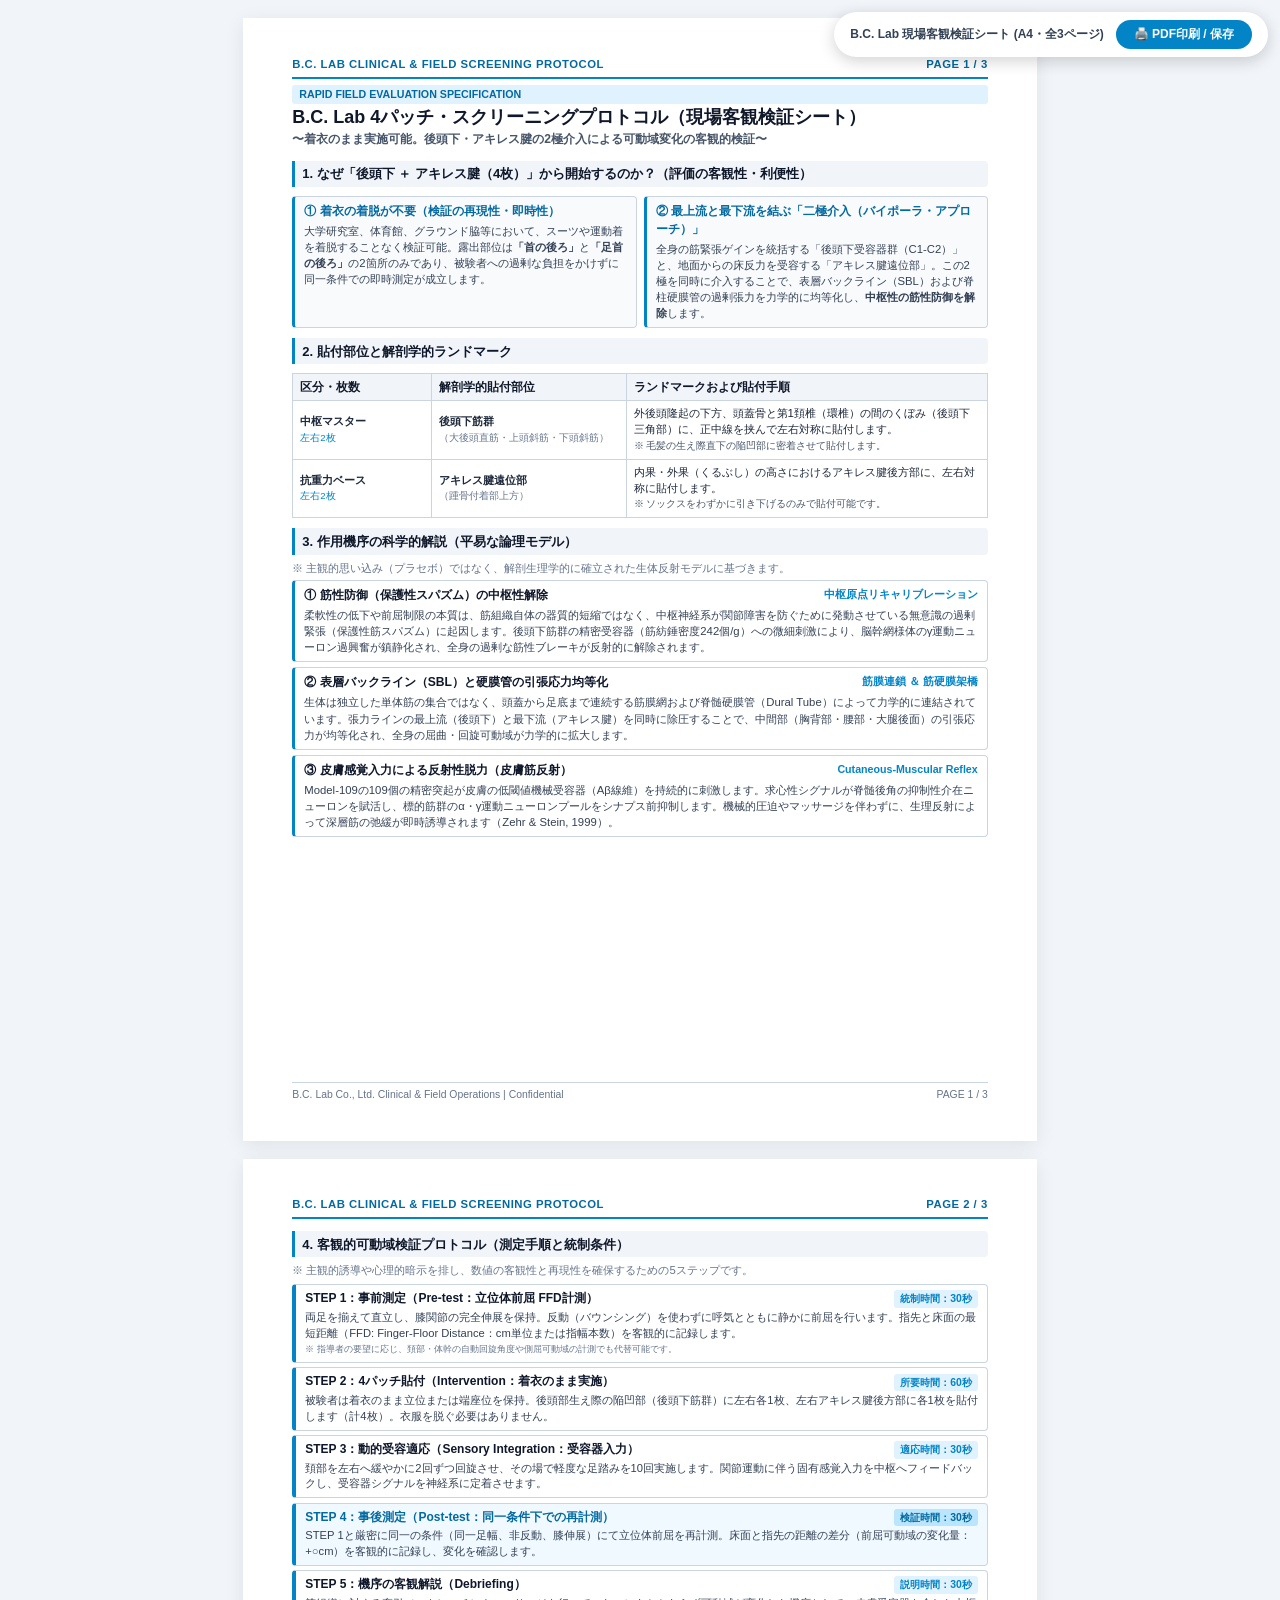
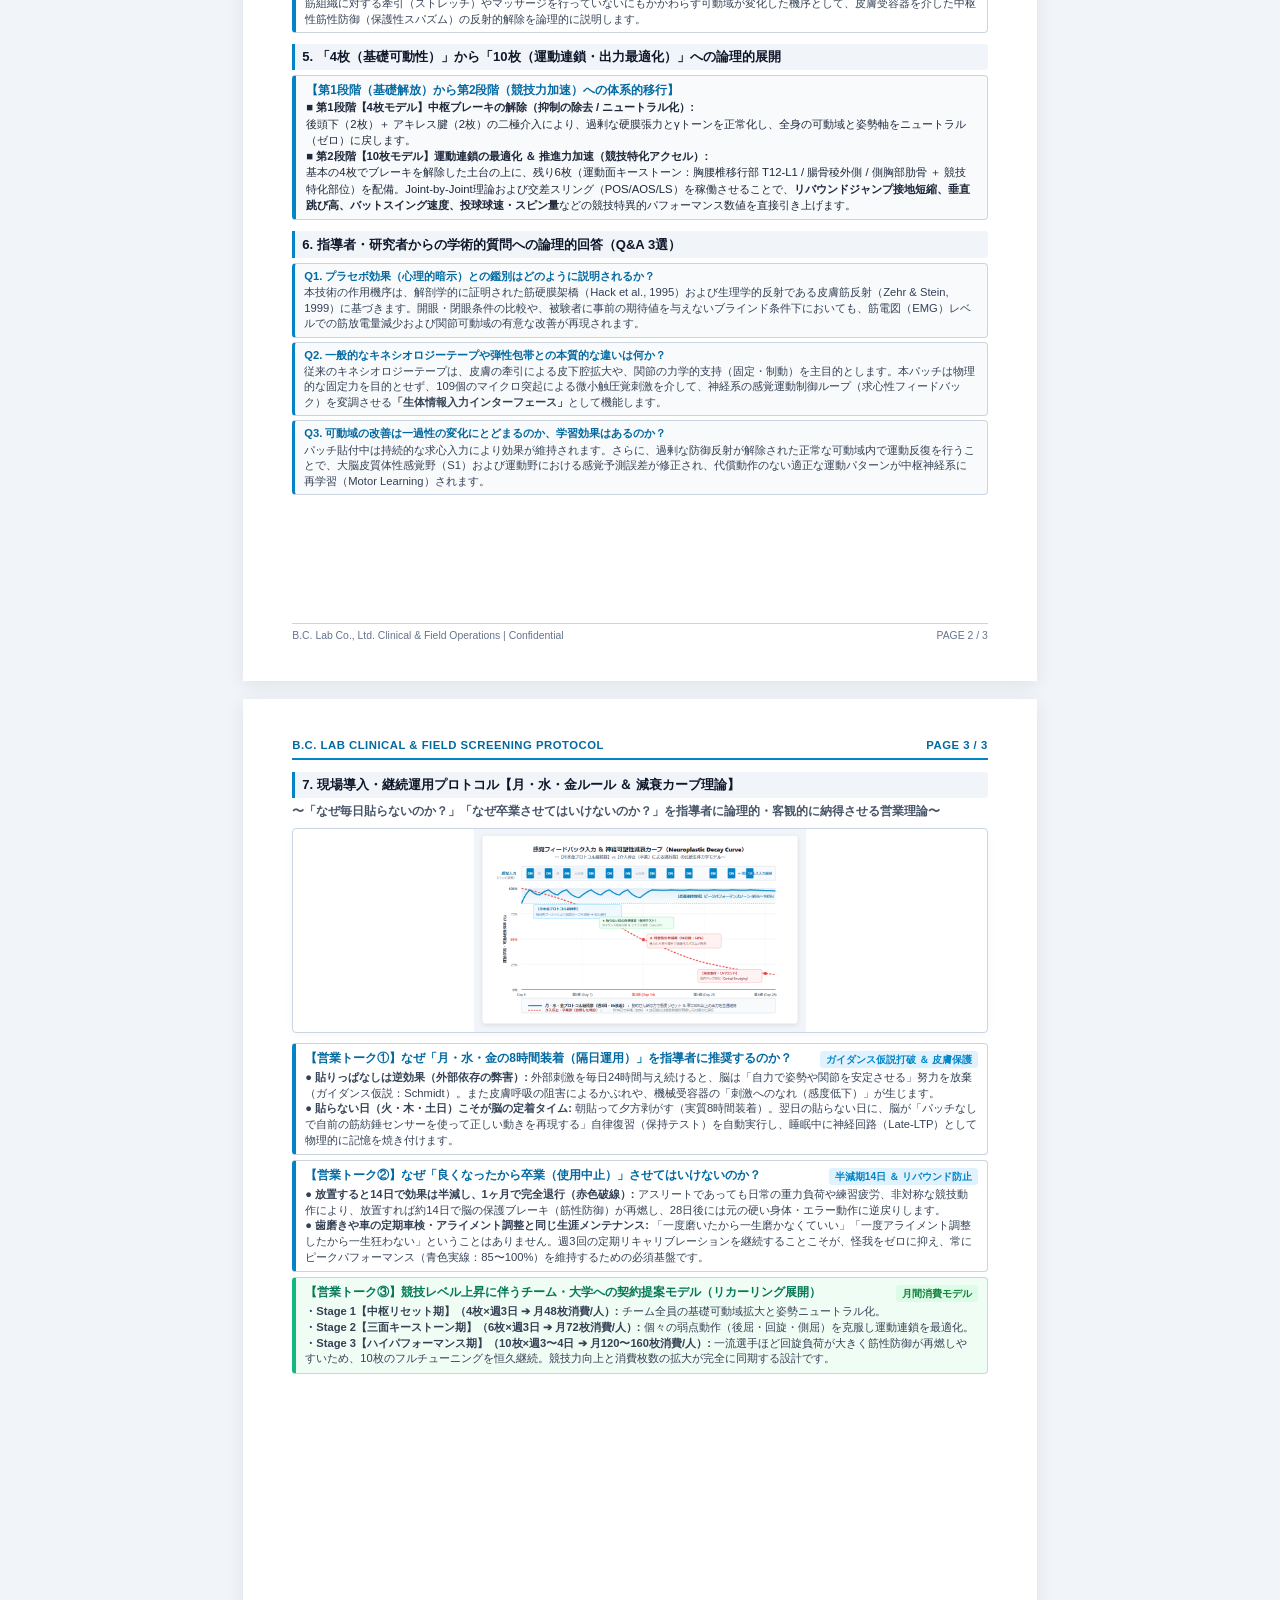
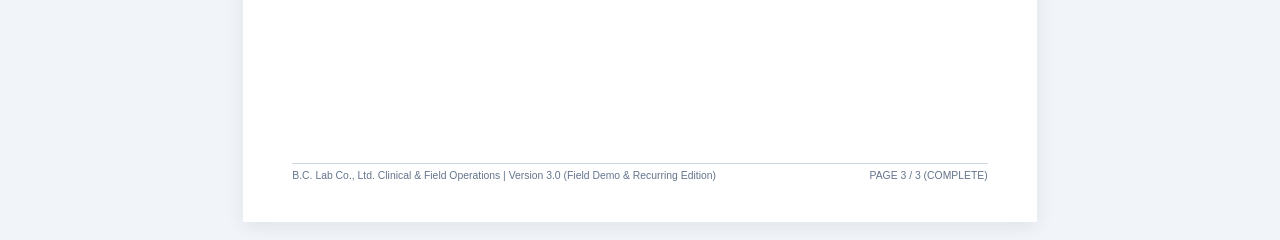
<file: sales_field_demo_guide.html>
<!DOCTYPE html>
<html lang="ja">
<head>
  <meta charset="UTF-8">
  <title>B.C. Lab 4パッチ・スクリーニングプロトコル【現場客観検証＆継続運用シート】</title>
  <style>
    /* Reset & Foundation */
    * {
      box-sizing: border-box;
      margin: 0;
      padding: 0;
    }
    body {
      font-family: -apple-system, BlinkMacSystemFont, "Segoe UI", "Hiragino Kaku Gothic ProN", "BIZ UDPGothic", Meiryo, sans-serif;
      line-height: 1.48;
      color: #1e293b;
      background: #f1f5f9;
      font-size: 9.3pt;
      -webkit-print-color-adjust: exact;
      print-color-adjust: exact;
    }

    /* Screen Floating Print Bar */
    .no-print-bar {
      position: fixed;
      top: 12px;
      right: 12px;
      z-index: 9999;
      background: #ffffff;
      padding: 8px 16px;
      border-radius: 30px;
      box-shadow: 0 4px 16px rgba(0,0,0,0.18);
      display: flex;
      gap: 12px;
      align-items: center;
      font-size: 12px;
      font-weight: 600;
      color: #334155;
    }
    .print-btn {
      background: #0284c7;
      color: #ffffff;
      border: none;
      padding: 6px 18px;
      border-radius: 20px;
      font-weight: 700;
      font-size: 12px;
      cursor: pointer;
      transition: background 0.2s;
    }
    .print-btn:hover { background: #0369a1; }

    /* A4 Page Container */
    .a4-page {
      width: 210mm;
      min-height: 297mm;
      padding: 10mm 13mm 10mm 13mm;
      margin: 18px auto;
      background: #ffffff;
      box-shadow: 0 4px 18px rgba(0,0,0,0.08);
      position: relative;
      display: flex;
      flex-direction: column;
    }

    /* Print Rules */
    @page {
      size: A4 portrait;
      margin: 9mm 12mm 9mm 12mm;
    }
    @media print {
      body {
        background: #ffffff !important;
        font-size: 9pt;
      }
      .no-print-bar { display: none !important; }
      .a4-page {
        width: 100% !important;
        min-height: auto !important;
        height: auto !important;
        padding: 0 !important;
        margin: 0 !important;
        box-shadow: none !important;
        page-break-after: always !important;
        break-after: page !important;
        display: block !important;
      }
      .a4-page:last-child {
        page-break-after: avoid !important;
        break-after: avoid !important;
      }
    }

    /* Header & Footer */
    .page-header {
      display: flex;
      justify-content: space-between;
      align-items: center;
      border-bottom: 2px solid #0284c7;
      padding-bottom: 4px;
      margin-bottom: 6px;
      font-size: 8.5pt;
      color: #0369a1;
      font-weight: 800;
      letter-spacing: 0.5px;
    }
    .page-footer {
      margin-top: auto;
      padding-top: 4px;
      border-top: 1px solid #cbd5e1;
      display: flex;
      justify-content: space-between;
      font-size: 7.8pt;
      color: #64748b;
    }
    @media print {
      .page-footer {
        margin-top: 8px;
        padding-top: 3px;
      }
    }

    /* Badges & Titles */
    .doc-badge {
      display: inline-block;
      font-size: 8pt;
      font-weight: 800;
      color: #0369a1;
      background: #e0f2fe;
      padding: 2px 7px;
      border-radius: 3px;
      margin-bottom: 2px;
    }
    h1.main-title {
      font-size: 13.5pt;
      font-weight: 800;
      color: #0f172a;
      line-height: 1.25;
      margin-bottom: 2px;
    }
    .main-subtitle {
      font-size: 9.1pt;
      color: #475569;
      margin-bottom: 6px;
      font-weight: 600;
    }
    h2.section-title {
      font-size: 9.8pt;
      font-weight: 800;
      color: #0f172a;
      background: #f1f5f9;
      padding: 3.5px 7px;
      border-left: 3.5px solid #0284c7;
      border-radius: 0 4px 4px 0;
      margin-top: 6px;
      margin-bottom: 5px;
    }

    /* Cards & Grids */
    .grid-2 {
      display: grid;
      grid-template-columns: 1fr 1fr;
      gap: 7px;
      margin: 4px 0;
    }
    .card {
      background: #f8fafc;
      border: 1px solid #cbd5e1;
      border-radius: 4px;
      padding: 6px 9px;
    }
    .card-accent {
      border-left: 3.5px solid #0284c7;
    }
    .card-title {
      font-size: 9pt;
      font-weight: 700;
      color: #0369a1;
      margin-bottom: 2px;
    }
    .card-body {
      font-size: 8.5pt;
      color: #334155;
      line-height: 1.42;
    }

    /* Structural Theory Rows */
    .theory-row {
      background: #ffffff;
      border: 1px solid #cbd5e1;
      border-left: 3.5px solid #0284c7;
      border-radius: 4px;
      padding: 6px 9px;
      margin-bottom: 5px;
    }
    .theory-header {
      font-size: 9.1pt;
      font-weight: 700;
      color: #0f172a;
      margin-bottom: 2px;
      display: flex;
      justify-content: space-between;
    }
    .theory-body {
      font-size: 8.5pt;
      color: #334155;
      line-height: 1.42;
    }

    /* Tables */
    table.data-table {
      width: 100%;
      border-collapse: collapse;
      margin: 4px 0;
      font-size: 8.6pt;
    }
    table.data-table th, table.data-table td {
      border: 1px solid #cbd5e1;
      padding: 5px 7px;
      text-align: left;
      vertical-align: middle;
      line-height: 1.38;
    }
    table.data-table th {
      background: #f1f5f9;
      color: #0f172a;
      font-weight: 700;
      font-size: 8.7pt;
    }

    /* Protocol Steps */
    .step-box {
      background: #ffffff;
      border: 1px solid #cbd5e1;
      border-left: 4px solid #0284c7;
      border-radius: 4px;
      padding: 5px 9px;
      margin-bottom: 4.5px;
    }
    .step-header {
      display: flex;
      justify-content: space-between;
      align-items: center;
      margin-bottom: 2px;
    }
    .step-name {
      font-size: 9pt;
      font-weight: 800;
      color: #0f172a;
    }
    .step-tag {
      font-size: 7.8pt;
      font-weight: 700;
      background: #e0f2fe;
      color: #0284c7;
      padding: 1px 6px;
      border-radius: 3px;
    }
    .step-content {
      font-size: 8.4pt;
      color: #334155;
      line-height: 1.4;
    }

    /* Q&A Boxes */
    .qa-box {
      background: #f8fafc;
      border: 1px solid #cbd5e1;
      border-left: 3.5px solid #0284c7;
      border-radius: 4px;
      padding: 5px 9px;
      margin-bottom: 4px;
      font-size: 8.4pt;
      line-height: 1.38;
    }
    .qa-q {
      font-weight: 700;
      color: #0369a1;
      margin-bottom: 1px;
    }
    .qa-a {
      color: #334155;
    }

    /* Recurring Talk Boxes */
    .talk-box {
      background: #ffffff;
      border: 1px solid #cbd5e1;
      border-left: 4px solid #0284c7;
      border-radius: 4px;
      padding: 6px 9px;
      margin-bottom: 5px;
    }
    .talk-title {
      font-size: 9pt;
      font-weight: 800;
      color: #0369a1;
      margin-bottom: 2px;
      display: flex;
      justify-content: space-between;
      align-items: center;
    }
    .talk-badge {
      font-size: 7.6pt;
      font-weight: 700;
      background: #e0f2fe;
      color: #0284c7;
      padding: 1px 6px;
      border-radius: 3px;
    }
    .talk-body {
      font-size: 8.4pt;
      color: #334155;
      line-height: 1.4;
    }
  </style>
</head>
<body>

  <div class="no-print-bar">
    <span>B.C. Lab 現場客観検証シート (A4・全3ページ)</span>
    <button class="print-btn" onclick="window.print()">🖨️ PDF印刷 / 保存</button>
  </div>

  <!-- ===================================================================
       PAGE 1: 客観検証コンセプト ＆ 4枚貼付位置 ＆ 生理学的機序モデル
       =================================================================== -->
  <div class="a4-page">
    <div class="page-header">
      <span>B.C. LAB CLINICAL & FIELD SCREENING PROTOCOL</span>
      <span>PAGE 1 / 3</span>
    </div>

    <div class="doc-badge">RAPID FIELD EVALUATION SPECIFICATION</div>
    <h1 class="main-title">B.C. Lab 4パッチ・スクリーニングプロトコル（現場客観検証シート）</h1>
    <div class="main-subtitle">〜着衣のまま実施可能。後頭下・アキレス腱の2極介入による可動域変化の客観的検証〜</div>

    <h2 class="section-title">1. なぜ「後頭下 ＋ アキレス腱（4枚）」から開始するのか？（評価の客観性・利便性）</h2>
    <div class="grid-2">
      <div class="card card-accent">
        <div class="card-title">① 着衣の着脱が不要（検証の再現性・即時性）</div>
        <div class="card-body">
          大学研究室、体育館、グラウンド脇等において、スーツや運動着を着脱することなく検証可能。露出部位は<strong>「首の後ろ」</strong>と<strong>「足首の後ろ」</strong>の2箇所のみであり、被験者への過剰な負担をかけずに同一条件での即時測定が成立します。
        </div>
      </div>
      <div class="card card-accent">
        <div class="card-title">② 最上流と最下流を結ぶ「二極介入（バイポーラ・アプローチ）」</div>
        <div class="card-body">
          全身の筋緊張ゲインを統括する「後頭下受容器群（C1-C2）」と、地面からの床反力を受容する「アキレス腱遠位部」。この2極を同時に介入することで、表層バックライン（SBL）および脊柱硬膜管の過剰張力を力学的に均等化し、<strong>中枢性の筋性防御を解除</strong>します。
        </div>
      </div>
    </div>

    <h2 class="section-title">2. 貼付部位と解剖学的ランドマーク</h2>
    <table class="data-table">
      <thead>
        <tr>
          <th style="width: 20%;">区分・枚数</th>
          <th style="width: 28%;">解剖学的貼付部位</th>
          <th>ランドマークおよび貼付手順</th>
        </tr>
      </thead>
      <tbody>
        <tr>
          <td><strong>中枢マスター</strong><br><small style="color:#0284c7;">左右2枚</small></td>
          <td><strong>後頭下筋群</strong><br><small style="color:#64748b;">（大後頭直筋・上頭斜筋・下頭斜筋）</small></td>
          <td>外後頭隆起の下方、頭蓋骨と第1頚椎（環椎）の間のくぼみ（後頭下三角部）に、正中線を挟んで左右対称に貼付します。<br><small style="color:#475569;">※ 毛髪の生え際直下の陥凹部に密着させて貼付します。</small></td>
        </tr>
        <tr>
          <td><strong>抗重力ベース</strong><br><small style="color:#0284c7;">左右2枚</small></td>
          <td><strong>アキレス腱遠位部</strong><br><small style="color:#64748b;">（踵骨付着部上方）</small></td>
          <td>内果・外果（くるぶし）の高さにおけるアキレス腱後方部に、左右対称に貼付します。<br><small style="color:#475569;">※ ソックスをわずかに引き下げるのみで貼付可能です。</small></td>
        </tr>
      </tbody>
    </table>

    <h2 class="section-title">3. 作用機序の科学的解説（平易な論理モデル）</h2>
    <p style="margin-bottom:4px; font-size:8.5pt; color:#64748b;">
      ※ 主観的思い込み（プラセボ）ではなく、解剖生理学的に確立された生体反射モデルに基づきます。
    </p>

    <!-- 論理1 -->
    <div class="theory-row">
      <div class="theory-header">
        <span>① 筋性防御（保護性スパズム）の中枢性解除</span>
        <span style="font-size:8pt; color:#0284c7; font-weight:700;">中枢原点リキャリブレーション</span>
      </div>
      <div class="theory-body">
        柔軟性の低下や前屈制限の本質は、筋組織自体の器質的短縮ではなく、中枢神経系が関節障害を防ぐために発動させている無意識の過剰緊張（保護性筋スパズム）に起因します。後頭下筋群の精密受容器（筋紡錘密度242個/g）への微細刺激により、脳幹網様体のγ運動ニューロン過興奮が鎮静化され、全身の過剰な筋性ブレーキが反射的に解除されます。
      </div>
    </div>

    <!-- 論理2 -->
    <div class="theory-row">
      <div class="theory-header">
        <span>② 表層バックライン（SBL）と硬膜管の引張応力均等化</span>
        <span style="font-size:8pt; color:#0284c7; font-weight:700;">筋膜連鎖 ＆ 筋硬膜架橋</span>
      </div>
      <div class="theory-body">
        生体は独立した単体筋の集合ではなく、頭蓋から足底まで連続する筋膜網および脊髄硬膜管（Dural Tube）によって力学的に連結されています。張力ラインの最上流（後頭下）と最下流（アキレス腱）を同時に除圧することで、中間部（胸背部・腰部・大腿後面）の引張応力が均等化され、全身の屈曲・回旋可動域が力学的に拡大します。
      </div>
    </div>

    <!-- 論理3 -->
    <div class="theory-row">
      <div class="theory-header">
        <span>③ 皮膚感覚入力による反射性脱力（皮膚筋反射）</span>
        <span style="font-size:8pt; color:#0284c7; font-weight:700;">Cutaneous-Muscular Reflex</span>
      </div>
      <div class="theory-body">
        Model-109の109個の精密突起が皮膚の低閾値機械受容器（Aβ線維）を持続的に刺激します。求心性シグナルが脊髄後角の抑制性介在ニューロンを賦活し、標的筋群のα・γ運動ニューロンプールをシナプス前抑制します。機械的圧迫やマッサージを伴わずに、生理反射によって深層筋の弛緩が即時誘導されます（Zehr & Stein, 1999）。
      </div>
    </div>

    <div class="page-footer">
      <span>B.C. Lab Co., Ltd. Clinical & Field Operations | Confidential</span>
      <span>PAGE 1 / 3</span>
    </div>
  </div>


  <!-- ===================================================================
       PAGE 2: 客観的測定プロトコル ＆ 10枚展開理論 ＆ 学術Q&A
       =================================================================== -->
  <div class="a4-page">
    <div class="page-header">
      <span>B.C. LAB CLINICAL & FIELD SCREENING PROTOCOL</span>
      <span>PAGE 2 / 3</span>
    </div>

    <h2 class="section-title">4. 客観的可動域検証プロトコル（測定手順と統制条件）</h2>
    <p style="margin-bottom:5px; font-size:8.5pt; color:#64748b;">
      ※ 主観的誘導や心理的暗示を排し、数値の客観性と再現性を確保するための5ステップです。
    </p>

    <div class="step-box">
      <div class="step-header">
        <span class="step-name">STEP 1：事前測定（Pre-test：立位体前屈 FFD計測）</span>
        <span class="step-tag">統制時間：30秒</span>
      </div>
      <div class="step-content">
        両足を揃えて直立し、膝関節の完全伸展を保持。反動（バウンシング）を使わずに呼気とともに静かに前屈を行います。指先と床面の最短距離（FFD: Finger-Floor Distance：cm単位または指幅本数）を客観的に記録します。<br>
        <small style="color:#64748b;">※ 指導者の要望に応じ、頚部・体幹の自動回旋角度や側屈可動域の計測でも代替可能です。</small>
      </div>
    </div>

    <div class="step-box">
      <div class="step-header">
        <span class="step-name">STEP 2：4パッチ貼付（Intervention：着衣のまま実施）</span>
        <span class="step-tag">所要時間：60秒</span>
      </div>
      <div class="step-content">
        被験者は着衣のまま立位または端座位を保持。後頭部生え際の陥凹部（後頭下筋群）に左右各1枚、左右アキレス腱後方部に各1枚を貼付します（計4枚）。衣服を脱ぐ必要はありません。
      </div>
    </div>

    <div class="step-box">
      <div class="step-header">
        <span class="step-name">STEP 3：動的受容適応（Sensory Integration：受容器入力）</span>
        <span class="step-tag">適応時間：30秒</span>
      </div>
      <div class="step-content">
        頚部を左右へ緩やかに2回ずつ回旋させ、その場で軽度な足踏みを10回実施します。関節運動に伴う固有感覚入力を中枢へフィードバックし、受容器シグナルを神経系に定着させます。
      </div>
    </div>

    <div class="step-box" style="border-left-color:#0284c7; background:#f0f9ff;">
      <div class="step-header">
        <span class="step-name" style="color:#0369a1;">STEP 4：事後測定（Post-test：同一条件下での再計測）</span>
        <span class="step-tag" style="background:#bae6fd; color:#0369a1;">検証時間：30秒</span>
      </div>
      <div class="step-content">
        STEP 1と厳密に同一の条件（同一足幅、非反動、膝伸展）にて立位体前屈を再計測。床面と指先の距離の差分（前屈可動域の変化量：+○cm）を客観的に記録し、変化を確認します。
      </div>
    </div>

    <div class="step-box">
      <div class="step-header">
        <span class="step-name">STEP 5：機序の客観解説（Debriefing）</span>
        <span class="step-tag">説明時間：30秒</span>
      </div>
      <div class="step-content">
        筋組織に対する牽引（ストレッチ）やマッサージを行っていないにもかかわらず可動域が変化した機序として、皮膚受容器を介した中枢性筋性防御（保護性スパズム）の反射的解除を論理的に説明します。
      </div>
    </div>

    <h2 class="section-title">5. 「4枚（基礎可動性）」から「10枚（運動連鎖・出力最適化）」への論理的展開</h2>
    <div style="background:#f8fafc; border:1px solid #cbd5e1; border-left:4px solid #0284c7; border-radius:4px; padding:6px 10px; font-size:8.5pt; line-height:1.44; margin-bottom:5px;">
      <strong style="color:#0369a1; font-size:8.9pt;">【第1段階（基礎解放）から第2段階（競技力加速）への体系的移行】</strong><br>
      <strong>■ 第1段階【4枚モデル】中枢ブレーキの解除（抑制の除去 / ニュートラル化）:</strong><br>
      後頭下（2枚）＋ アキレス腱（2枚）の二極介入により、過剰な硬膜張力とγトーンを正常化し、全身の可動域と姿勢軸をニュートラル（ゼロ）に戻します。<br>
      <strong>■ 第2段階【10枚モデル】運動連鎖の最適化 ＆ 推進力加速（競技特化アクセル）:</strong><br>
      基本の4枚でブレーキを解除した土台の上に、残り6枚（運動面キーストーン：胸腰椎移行部 T12-L1 / 腸骨稜外側 / 側胸部肋骨 ＋ 競技特化部位）を配備。Joint-by-Joint理論および交差スリング（POS/AOS/LS）を稼働させることで、<strong>リバウンドジャンプ接地短縮、垂直跳び高、バットスイング速度、投球球速・スピン量</strong>などの競技特異的パフォーマンス数値を直接引き上げます。
    </div>

    <h2 class="section-title">6. 指導者・研究者からの学術的質問への論理的回答（Q&A 3選）</h2>
    <div class="qa-box">
      <div class="qa-q">Q1. プラセボ効果（心理的暗示）との鑑別はどのように説明されるか？</div>
      <div class="qa-a">
        本技術の作用機序は、解剖学的に証明された筋硬膜架橋（Hack et al., 1995）および生理学的反射である皮膚筋反射（Zehr & Stein, 1999）に基づきます。開眼・閉眼条件の比較や、被験者に事前の期待値を与えないブラインド条件下においても、筋電図（EMG）レベルでの筋放電量減少および関節可動域の有意な改善が再現されます。
      </div>
    </div>
    <div class="qa-box">
      <div class="qa-q">Q2. 一般的なキネシオロジーテープや弾性包帯との本質的な違いは何か？</div>
      <div class="qa-a">
        従来のキネシオロジーテープは、皮膚の牽引による皮下腔拡大や、関節の力学的支持（固定・制動）を主目的とします。本パッチは物理的な固定力を目的とせず、109個のマイクロ突起による微小触圧覚刺激を介して、神経系の感覚運動制御ループ（求心性フィードバック）を変調させる<strong>「生体情報入力インターフェース」</strong>として機能します。
      </div>
    </div>
    <div class="qa-box">
      <div class="qa-q">Q3. 可動域の改善は一過性の変化にとどまるのか、学習効果はあるのか？</div>
      <div class="qa-a">
        パッチ貼付中は持続的な求心入力により効果が維持されます。さらに、過剰な防御反射が解除された正常な可動域内で運動反復を行うことで、大脳皮質体性感覚野（S1）および運動野における感覚予測誤差が修正され、代償動作のない適正な運動パターンが中枢神経系に再学習（Motor Learning）されます。
      </div>
    </div>

    <div class="page-footer">
      <span>B.C. Lab Co., Ltd. Clinical & Field Operations | Confidential</span>
      <span>PAGE 2 / 3</span>
    </div>
  </div>


  <!-- ===================================================================
       PAGE 3: 現場導入・継続運用プロトコル【月水金ルール ＆ 減衰カーブ理論】
       =================================================================== -->
  <div class="a4-page">
    <div class="page-header">
      <span>B.C. LAB CLINICAL & FIELD SCREENING PROTOCOL</span>
      <span>PAGE 3 / 3</span>
    </div>

    <h2 class="section-title">7. 現場導入・継続運用プロトコル【月・水・金ルール ＆ 減衰カーブ理論】</h2>
    <div class="main-subtitle" style="margin-bottom:4px;">
      〜「なぜ毎日貼らないのか？」「なぜ卒業させてはいけないのか？」を指導者に論理的・客観的に納得させる営業理論〜
    </div>

    <!-- Graph Image -->
    <div style="text-align:center; margin:3px 0 5px 0;">
      <img src="neuroplastic_decay_graph.png" alt="感覚フィードバック入力 ＆ 神経可塑性減衰カーブ" style="width:100%; max-height:205px; object-fit:contain; border:1px solid #cbd5e1; border-radius:4px; box-shadow:0 2px 8px rgba(0,0,0,0.04);">
    </div>

    <!-- 営業トーク① -->
    <div class="talk-box">
      <div class="talk-title">
        <span>【営業トーク①】なぜ「月・水・金の8時間装着（隔日運用）」を指導者に推奨するのか？</span>
        <span class="talk-badge">ガイダンス仮説打破 ＆ 皮膚保護</span>
      </div>
      <div class="talk-body">
        <strong>● 貼りっぱなしは逆効果（外部依存の弊害）:</strong> 外部刺激を毎日24時間与え続けると、脳は「自力で姿勢や関節を安定させる」努力を放棄（ガイダンス仮説：Schmidt）。また皮膚呼吸の阻害によるかぶれや、機械受容器の「刺激へのなれ（感度低下）」が生じます。<br>
        <strong>● 貼らない日（火・木・土日）こそが脳の定着タイム:</strong> 朝貼って夕方剥がす（実質8時間装着）。翌日の貼らない日に、脳が「パッチなしで自前の筋紡錘センサーを使って正しい動きを再現する」自律復習（保持テスト）を自動実行し、睡眠中に神経回路（Late-LTP）として物理的に記憶を焼き付けます。
      </div>
    </div>

    <!-- 営業トーク② -->
    <div class="talk-box">
      <div class="talk-title">
        <span>【営業トーク②】なぜ「良くなったから卒業（使用中止）」させてはいけないのか？</span>
        <span class="talk-badge">半減期14日 ＆ リバウンド防止</span>
      </div>
      <div class="talk-body">
        <strong>● 放置すると14日で効果は半減し、1ヶ月で完全退行（赤色破線）:</strong> アスリートであっても日常の重力負荷や練習疲労、非対称な競技動作により、放置すれば約14日で脳の保護ブレーキ（筋性防御）が再燃し、28日後には元の硬い身体・エラー動作に逆戻りします。<br>
        <strong>● 歯磨きや車の定期車検・アライメント調整と同じ生涯メンテナンス:</strong> 「一度磨いたから一生磨かなくていい」「一度アライメント調整したから一生狂わない」ということはありません。週3回の定期リキャリブレーションを継続することこそが、怪我をゼロに抑え、常にピークパフォーマンス（青色実線：85〜100%）を維持するための必須基盤です。
      </div>
    </div>

    <!-- 営業トーク③ -->
    <div class="talk-box" style="border-left-color:#10b981; background:#f0fdf4;">
      <div class="talk-title" style="color:#047857;">
        <span>【営業トーク③】競技レベル上昇に伴うチーム・大学への契約提案モデル（リカーリング展開）</span>
        <span class="talk-badge" style="background:#dcfce7; color:#15803d;">月間消費モデル</span>
      </div>
      <div class="talk-body">
        <strong>・Stage 1【中枢リセット期】（4枚×週3日 ➔ 月48枚消費/人）:</strong> チーム全員の基礎可動域拡大と姿勢ニュートラル化。<br>
        <strong>・Stage 2【三面キーストーン期】（6枚×週3日 ➔ 月72枚消費/人）:</strong> 個々の弱点動作（後屈・回旋・側屈）を克服し運動連鎖を最適化。<br>
        <strong>・Stage 3【ハイパフォーマンス期】（10枚×週3〜4日 ➔ 月120〜160枚消費/人）:</strong> 一流選手ほど回旋負荷が大きく筋性防御が再燃しやすいため、10枚のフルチューニングを恒久継続。競技力向上と消費枚数の拡大が完全に同期する設計です。
      </div>
    </div>

    <div class="page-footer">
      <span>B.C. Lab Co., Ltd. Clinical & Field Operations | Version 3.0 (Field Demo & Recurring Edition)</span>
      <span>PAGE 3 / 3 (COMPLETE)</span>
    </div>
  </div>

</body>
</html>
</file>
